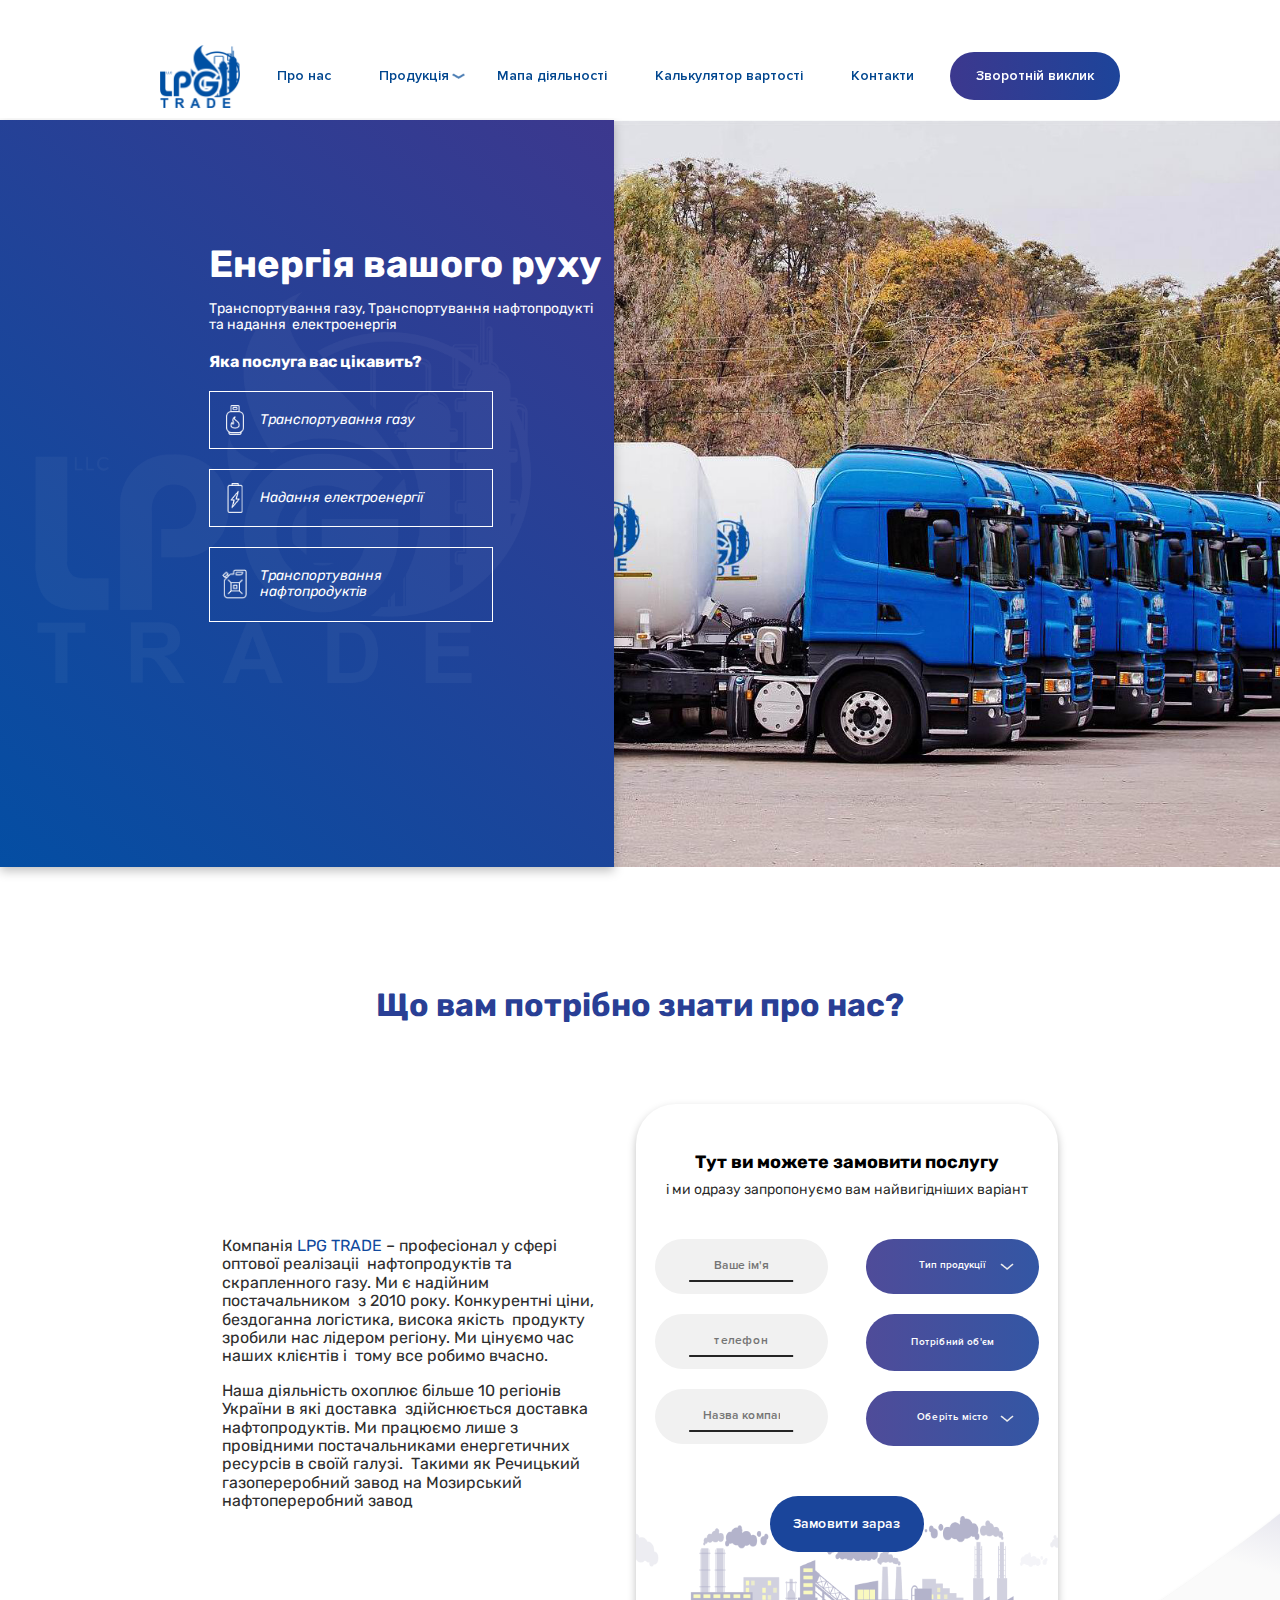
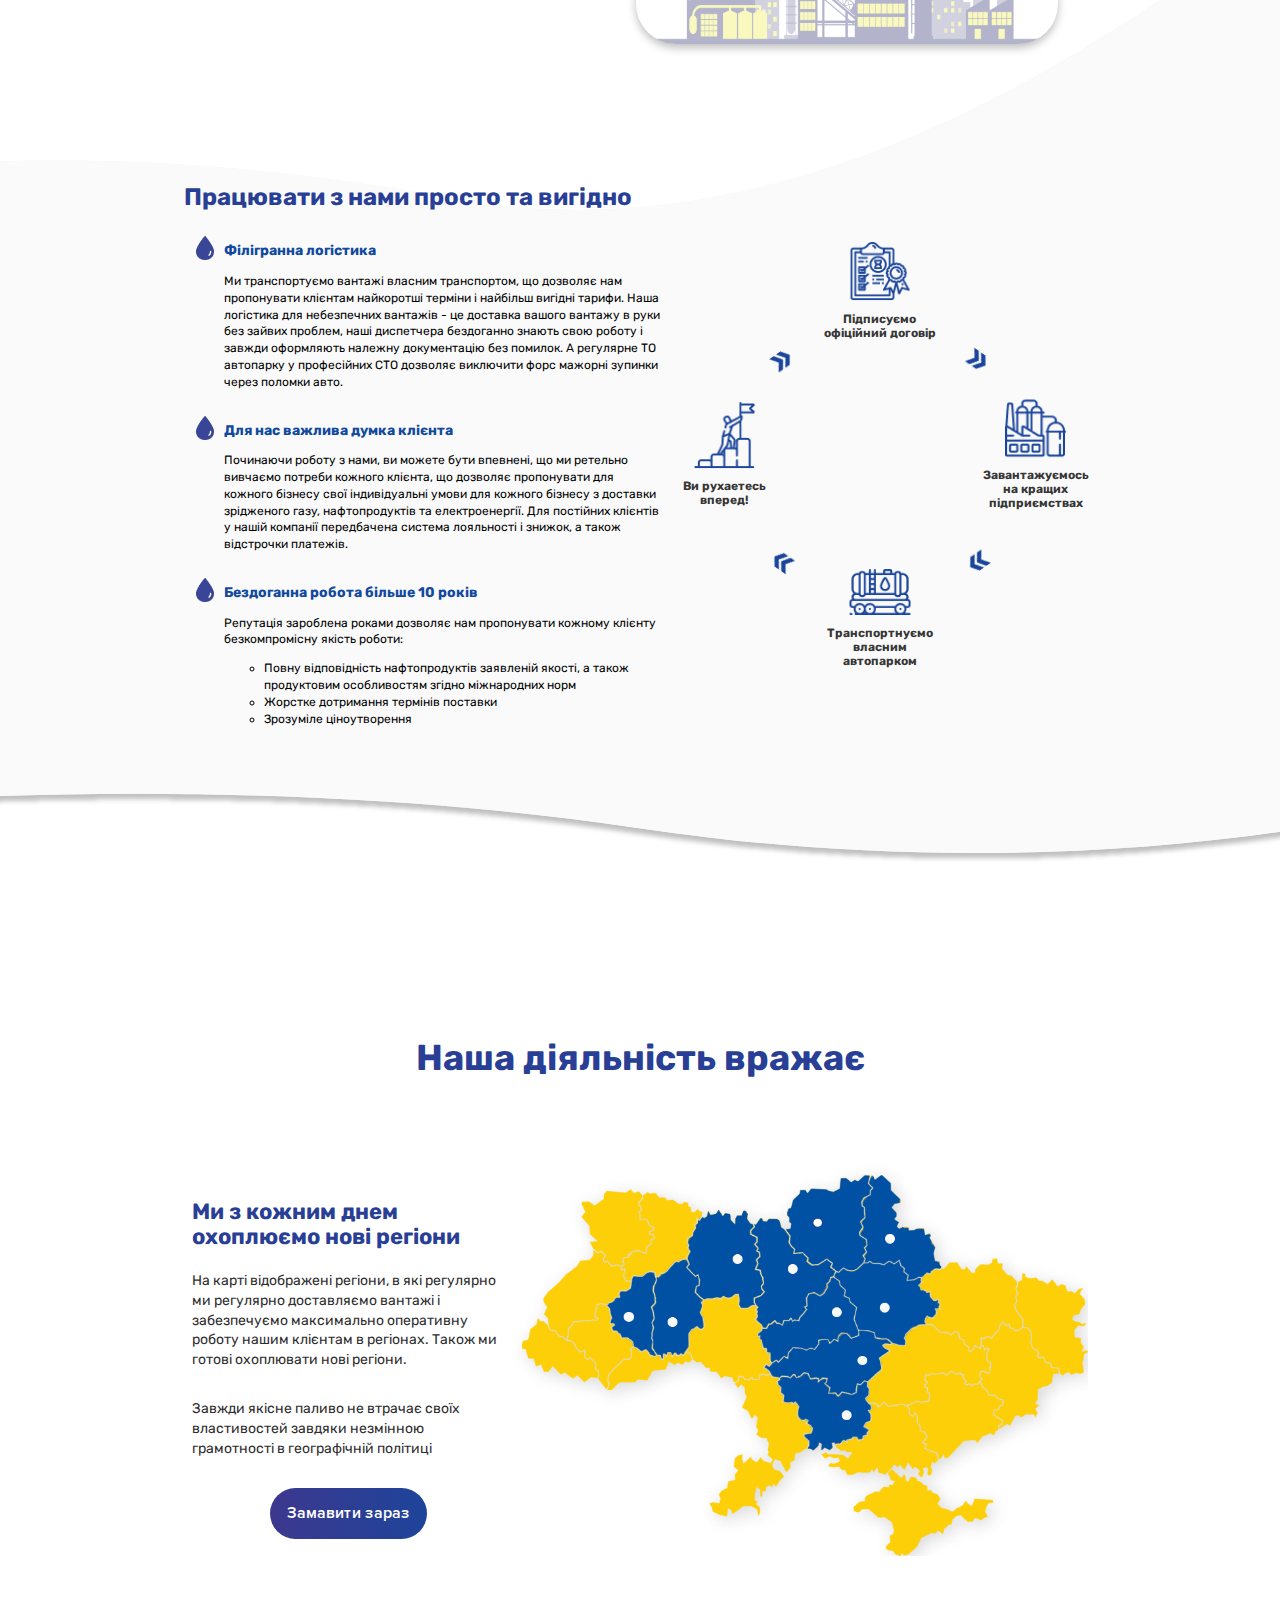
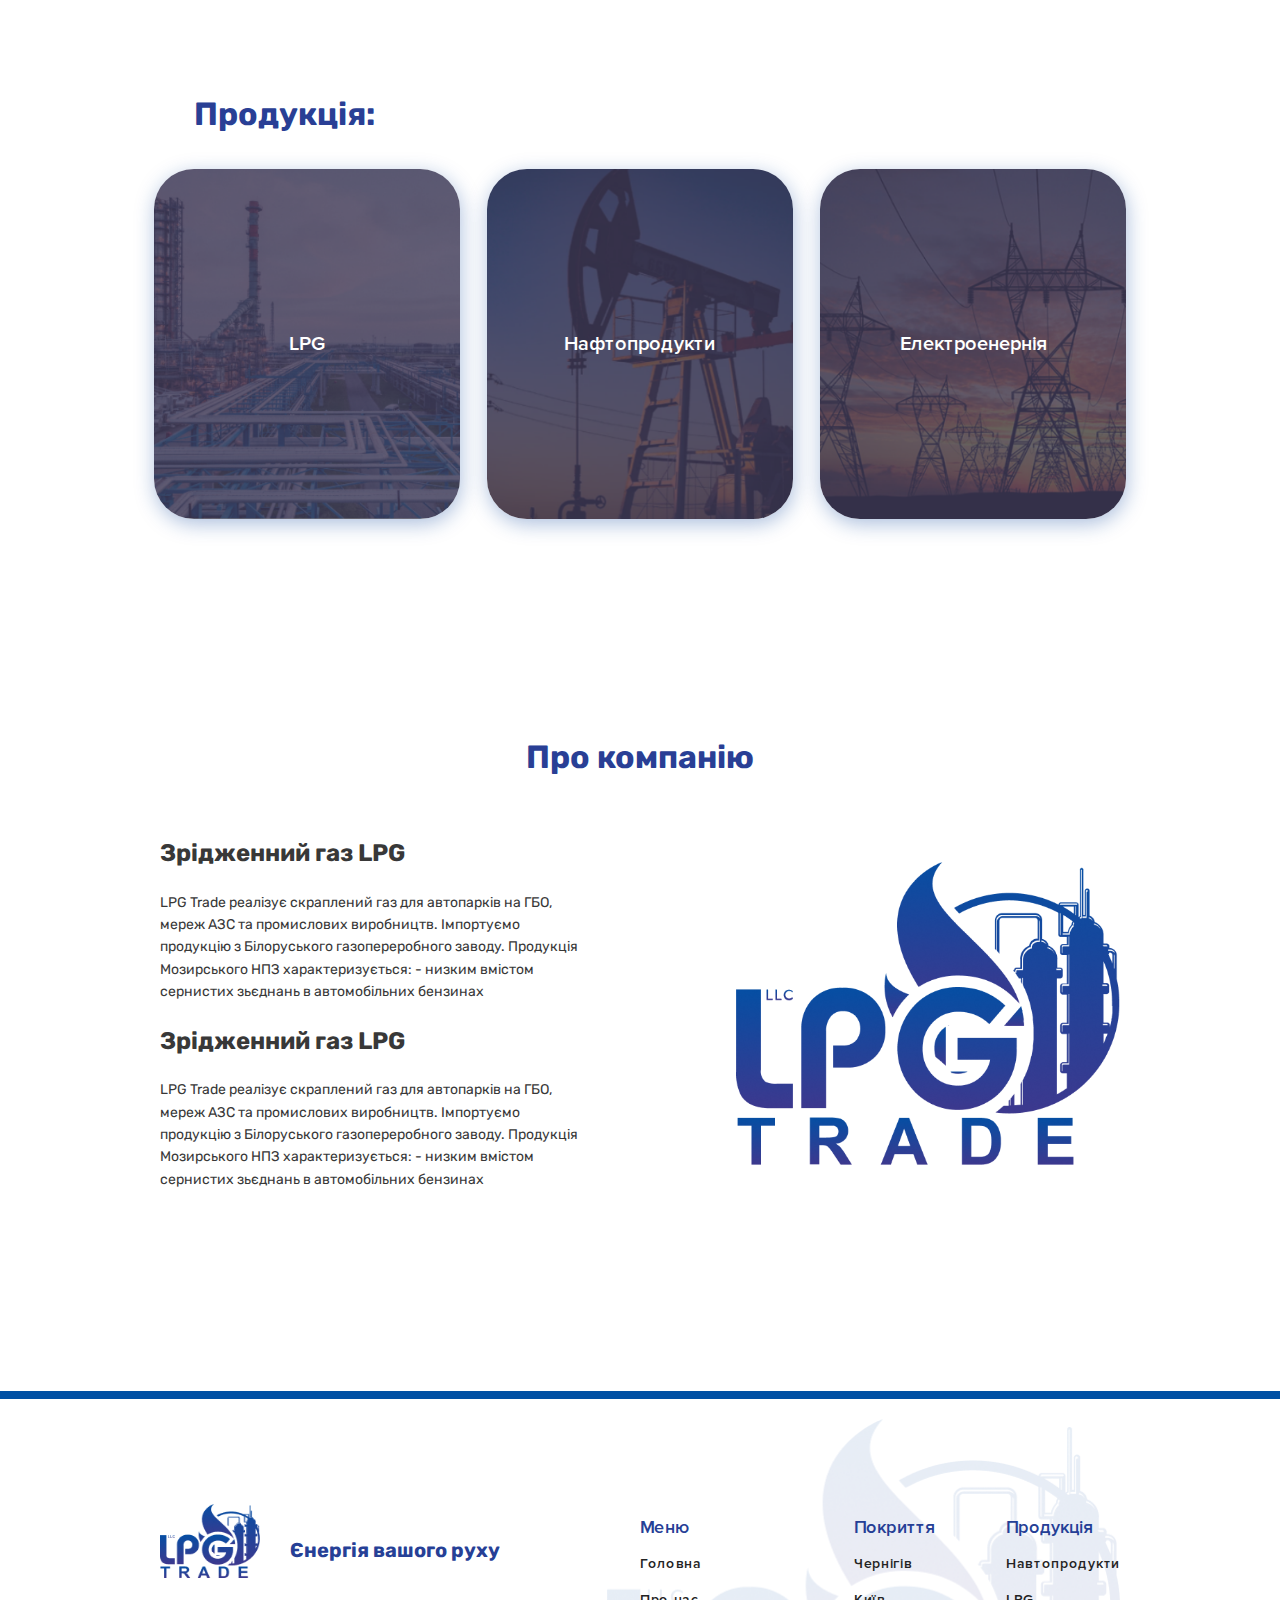
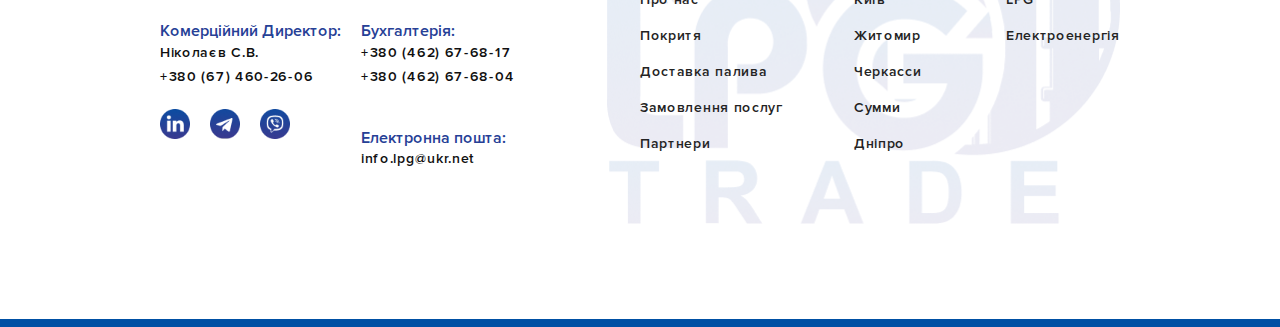
<file: index.html>
<!DOCTYPE html>
<html lang="en">

<head>
    <meta charset="UTF-8">
    <meta name="viewport" content="width=device-width, initial-scale=1.0">
    <title>Document</title>
    <link href="https://fonts.googleapis.com/css?family=Rubik:300,300i,400,400i,500,500i,700,700i,900,900i&display=swap"
        rel="stylesheet">
    <link rel="stylesheet" href="css/normalize.css">
    <link rel="stylesheet" href="css/style.css">
    <link rel="stylesheet" href="css/media.css">
</head>

<body class="container-max">
    <section class="header-wrapper">
        <header class="header container">
            <a href="index.html" class="logo">LPG</a>
            <nav class="nav js-nav">
                <span class="close">
                    <span class="close-icon"></span>
                </span>
                <a href="#about-us" class="nav-item anchors">Про нас</a>
                <div class="nav-item nav-item__activ">
                    Продукція
                    <div class="nav-list">
                        <a href="lpg.html" class="nav-list__item">LPG</a>
                        <a href="energy.html" class="nav-list__item">Електроенергія</a>
                        <a href="neft.html" class="nav-list__item">Нафтопродуція</a>
                    </div>
                </div>
                <a href="#activity" class="nav-item anchors">Мапа діяльності</a>
                <a href="#" class="nav-item anchors">Калькулятор вартості</a>
                <a href="#contacts" class="nav-item anchors">Контакти</a>
            </nav>
            <a href="#form-block" class="header-call anchors">Зворотній виклик</a>
            <div class="menu-icon js-menu-icon"></div>
        </header>
    </section>
    <section class="main">
        <div class="main-item">
            <div class="main-des">
                <h1 class="main-title">Енергія вашого руху</h1>
                <p class="main-text">Транспортування газу, Транспортування нафтопродукті та надання  електроенергія</p>
                <p class="main-list-title">Яка послуга вас цікавить?</p>
                <div class="main-list">
                    <a href="lpg.html" class="main-list__item gaz" target="_blank">Транспортування газу</a>
                    <a href="energy.html" class="main-list__item electric" target="_blank">Надання електроенергії</a>
                    <a href="neft.html" class="main-list__item oil" target="_blank">Транспортування нафтопродуктів</a>
                </div>
            </div>
            <div class="main-item__img"></div>
        </div>
        <div class="main-img"></div>
    </section>
    <section class="gradient-wrapper">
        <div class="about-us container">
            <h2 class="about-us-title">Що вам потрібно знати про нас?</h2>
            <div class="about-us-list">
                <div class="about-us-list__item">
                    <p class="about-us-list__text">Компанія <span>​LPG TRADE​</span> – професіонал у сфері оптової реалізаціі  нафтопродуктів та скрапленного газу. Ми є надійним постачальником  з 2010 року. Конкурентні ціни, бездоганна логістика, висока якість  продукту зробили нас лідером регіону. Ми цінуємо час наших клієнтів і  тому все робимо вчасно.
                    </p>
                    <p class="about-us-list__text">Наша діяльність охоплює більше 10 регіонів України в які доставка  здійснюється доставка нафтопродуктів. Ми працюємо лише з  провідними постачальниками енергетичних ресурсів в своїй галузі.  Такими як Речицький газопереробний завод на Мозирський  нафтопереробний завод</p>
                </div>
                <form class="about-us-form" id="form-block">
                    <h3 class="about-us-form__title">Тут ви можете замовити послугу</h3>
                    <p class="about-us-form__text">і ми одразу запропонуємо вам найвигідніших варіант</p>
                    <div class="about-us-form-container">
                        <div class="form-div">
                            <div class="style-imput">
                                <input type="name" class="form-input" placeholder="Ваше ім'я">
                            </div>
                            <div class="style-imput">
                                <input type="name" class="form-input" placeholder="телефон">
                            </div>
                            <div class="style-imput">
                                <input type="name" class="form-input" placeholder="Назва компанії">
                            </div>

                        </div>
                        <div class="form-div">
                            <div class="style-select">
                                <select class="selected-btn">
                                    <option selected>Тип продукції</option>
                                    <option value="">ГАЗ</option>
                                    <option value="">Бензин</option>
                                    <option value="">Дизель</option>
                                    <option value="">Електроенергія</option>
                                </select>
                            </div>
                            <div class="style-select">
                                <input type="text" class="style-select__input" name="" id="" placeholder="Потрібний об'єм">
                            </div>
                            <div class="style-select">
                                <select class="selected-btn">
                                        <option selected>Оберіть місто</option>
                                        <option value="">Чернігів</option>
                                        <option value="">Київ</option>
                                        <option value="">Львів</option>
                                </select>
                            </div>
                        </div>
                    </div>

                    <button type="submit" class="form-btn">Замовити зараз</button>
                </form>
            </div>
        </div>
        <div class="profitably container">
            <div class="profitably-list">
                <div class="profitably-list__item">
                    <h2 class="profitably-list__title">Працювати з нами просто та вигідно</h2>
                    <ul class="profitably-des">
                        <li class="profitably-des-item">
                            <h3 class="profitably-des-item__title">Філігранна логістика</h3>
                            <p class="profitably-des-item__text">Ми транспортуємо вантажі власним транспортом, що дозволяє нам пропонувати клієнтам найкоротші терміни і найбільш вигідні тарифи. Наша логістика для небезпечних вантажів - це доставка вашого вантажу в руки без зайвих проблем, наші диспетчера бездоганно знають свою роботу і завжди оформляють належну документацію без помилок. А регулярне ТО автопарку у професійних СТО дозволяє виключити форс мажорні зупинки через поломки авто.</p>
                        </li>
                        <li class="profitably-des-item">
                            <h3 class="profitably-des-item__title">Для нас важлива думка клієнта</h3>
                            <p class="profitably-des-item__text">Починаючи роботу з нами, ви можете бути впевнені, що ми ретельно вивчаємо потреби кожного клієнта, що дозволяє пропонувати для кожного бізнесу свої індивідуальні умови для кожного бізнесу з доставки зрідженого газу, нафтопродуктів та електроенергії. Для постійних клієнтів у нашій компанії передбачена система лояльності і знижок, а також відстрочки платежів.</p>
                        </li>
                        <li class="profitably-des-item">
                            <h3 class="profitably-des-item__title">Бездоганна робота більше 10 років</h3>
                            <p class="profitably-des-item__text">Репутація зароблена роками дозволяє нам пропонувати кожному клієнту безкомпромісну якість роботи:</p>
                            <ul>
                                <li>Повну відповідність нафтопродуктів заявленій якості, а також продуктовим особливостям згідно міжнародних норм</li>
                                <li>Жорстке дотримання термінів поставки</li>
                                <li>Зрозуміле ціноутворення</li>
                            </ul>
                        </li>
                    </ul>
                </div>
                <div class="profitably-box">
                    <div class="profitably-box__item profitably-box__forward">
                        <img src="img/gradient-wrapper/profitably/forward.png" alt="">
                        <h3>Ви рухаетесь вперед!</h3>
                    </div>
                    <div class="profitably-box__item profitably-box__contract">
                        <img src="img/gradient-wrapper/profitably/contract.png" alt="">
                        <h3>Підписуємо офіційний договір</h3>
                    </div>
                    <div class="profitably-box__item profitably-box__enterprises">
                        <img src="img/gradient-wrapper/profitably/enterprises.png" alt="">
                        <h3>Завантажуємось на кращих підприємствах</h3>
                    </div>
                    <div class="profitably-box__item profitably-box__fleet">
                        <img src="img/gradient-wrapper/profitably/fleet.png" alt="">
                        <h3>Транспортнуємо власним автопарком</h3>
                    </div>
                    <div class="next-forward"></div>
                    <div class="next-contract"></div>
                    <div class="next-enterprises"></div>
                    <div class="next-fleet"></div>
                </div>
            </div>
        </div>
    </section>
    <section class="activity" id="activity">
        <h2 class="activity-title">Наша діяльність вражає</h2>
        <div class="activity-list">
            <div class="activity-list__content">
                <h3 class="activity-content__title">Ми з кожним днем охоплюємо нові регіони</h3>
                <p class="activity-content__text">На карті відображені регіони, в які регулярно ми регулярно доставляємо вантажі і забезпечуємо максимально оперативну роботу нашим клієнтам в регіонах. Також ми готові охоплювати нові регіони.</p>
                <p class="activity-content__text">Завжди якісне паливо не втрачає своїх властивостей завдяки незмінною грамотності в географічній політиці</p>
                <a href="#form-block" class="activity-content__btn anchors">Замавити зараз</a>
            </div>
            <div class="activity-list__maps">
                <img src="img/activity/maps.png" class="activity-list__img" alt="">
                <div class="activity-chernigov">
                    <p class="activity-chernigov__title">Щоб дізнатися <br> терміни доставки в ваш регіон <br> уточніть інформацію у <br> регіонального менеджера.</p>
                    <p class="activity-chernigov__imfo">Дізнатися докладніше:</p>
                    <p class="activity-chernigov__imfo">+380 67 222 21 21</p>
                    <p class="activity-chernigov__imfo">Регіональний менеджер</p>
                </div>
            </div>
        </div>
    </section>
    <section class="products" id="products">
        <h2 class="products-title">Продукція:</h2>
        <ul class="products-list">
            <li class="products-list__item">
                <div class="products-list__img">
                    <img src="img/product/lpg.png" alt="">
                    <h3>LPG</h3>
                </div>
                <a href="lpg.html" class="products-list__content content-lpg">
                    <img src="img/product/lpg-icon.png" alt="">
                    <h3>LPG</h3>
                    <p>Компанія <span>LPG TRADE</span> – професіонал у сфері оптової реалізаціі нафтопродуктів та
                        скрапленного газу. Ми є надійним. </p>
                </a>
            </li>
            <li class="products-list__item">
                <div class="products-list__img">
                    <img src="img/product/petroleum-products.png" alt="">
                    <h3>Нафтопродукти</h3>
                </div>
                <a href="neft.html" class="products-list__content content-petroleum-products">
                    <img src="img/product/petroleum-products-icon.png" alt="">
                    <h3>Нафтопродукти</h3>
                    <p>Компанія <span>LPG TRADE</span> – професіонал у сфері оптової реалізаціі нафтопродуктів та
                        скрапленного газу. Ми є надійним. </p>
                </a>
            </li>
            <li class="products-list__item">
                <div class="products-list__img">
                    <img src="img/product/electricity.png" alt="">
                    <h3>Електроенернія</h3>
                </div>
                <a href="energy.html" class="products-list__content content-electricity">
                    <img src="img/product/electricity-icon.png" alt="">
                    <h3>Електроенернія</h3>
                    <p>Компанія <span>LPG TRADE</span> – професіонал у сфері оптової реалізаціі нафтопродуктів та
                        скрапленного газу. Ми є надійним. </p>
                </a>
            </li>

        </ul>
    </section>
    <section class="company container" id="about-us">
        <h2 class="company-title">Про компанію</h2>
        <div class="company-list">
            <div class="company-list-content">
                <h3>Зрідженний газ LPG</h3>
                <p>LPG Trade реалізує скраплений газ для автопарків на ГБО, мереж АЗС та промислових виробництв.
                    Імпортуємо продукцію з Білоруського газопереробного заводу.
                    Продукція Мозирського НПЗ характеризується: - низким вмістом сернистих зьєднань в автомобільних
                    бензинах </p>

                <h3>Зрідженний газ LPG</h3>
                <p>LPG Trade реалізує скраплений газ для автопарків на ГБО, мереж АЗС та промислових виробництв.
                    Імпортуємо продукцію з Білоруського газопереробного заводу.
                    Продукція Мозирського НПЗ характеризується: - низким вмістом сернистих зьєднань в автомобільних
                    бензинах </p>
            </div>
            <div class="company-list-img">
                <img src="img/company/logo.png" alt="">
            </div>
        </div>
    </section>
    <footer class="footer-wrapper" id="contacts">
        <div class="footer container">
            <div class="footer-contact">
                <div class="foter-contacts-logo">
                    <img src="img/footer/footer-logo.png" alt="">
                    <h3>Єнергія вашого руху</h3>
                </div>
                <div class="foter-contacts-data">
                    <div class="foter-contacts-data__user">
                        <h3>Комерційний Директор:</h3>
                        <p>Ніколаєв С.В.</p>
                        <p>+380 (67) 460-26-06</p>
                        <div class="foter-contacts-social">
                            <a href="#" class="in">in</a>
                            <a href="#" class="telegram">telegram</a>
                            <a href="#" class="viber">instagram</a>
                        </div>
                    </div>
                    <div class="foter-contacts-number">
                        <div class="foter-contacts-number__info">
                            <h3>Бухгалтерія:</h3>
                            <p>+380 (462) 67-68-17</p>
                            <p>+380 (462) 67-68-04</p>
                        </div>
                        <div class="foter-contacts-number__info">
                            <h3>Електронна пошта:</h3>
                            <p>info.lpg@ukr.net</p>
                        </div>
                    </div>
                </div>
            </div>
            <div class="footer-navigation">
                <div class="footer-menu">
                    <h3 class="footer-menu__title">Меню</h3>
                    <div class="footer-nav">
                        <a href="index.html" class="footer-nav__item">Головна</a>
                        <a href="#about-us" class="footer-nav__item anchors">Про нас</a>
                        <a href="#activity" class="footer-nav__item anchors">Покритя</a>
                        <a href="#" class="footer-nav__item">Доставка палива</a>
                        <a href="#form-block" class="footer-nav__item anchors">Замовлення послуг</a>
                        <a href="#" class="footer-nav__item">Партнери</a>
                    </div>
                </div>
                <div class="footer-coating">
                    <h3 class="footer-coating__title">Покриття</h3>
                    <div class="footer-coating-list">
                        <a href="#activity" class="footer-coating__item anchors">Чернігів</a>
                        <a href="#activity" class="footer-coating__item anchors">Київ</a>
                        <a href="#activity" class="footer-coating__item anchors">Житомир</a>
                        <a href="#activity" class="footer-coating__item anchors">Черкасси</a>
                        <a href="#activity" class="footer-coating__item anchors">Сумми</a>
                        <a href="#activity" class="footer-coating__item anchors">Дніпро</a>
                    </div>
                </div>
                <div class="footer-coating">
                    <h3 class="footer-product__title">Продукція</h3>
                    <div class="footer-product-list">
                        <a href="neft.html" class="footer-product__item">Навтопродукти</a>
                        <a href="lpg.html" class="footer-product__item">LPG</a>
                        <a href="energy.html" class="footer-product__item">Електроенергія</a>

                    </div>
                </div>
            </div>
            <div class="footer-desing-logo"></div>
        </div>
    </footer>
    <script src="scripts/index.js"></script>
    <script src="scripts/menu.js"></script>
    <script src="scripts/product.js"></script>
    <script src="scripts/anchors.js"></script>
    <script src="scripts/maps.js"></script>
</body>

</html>
</file>
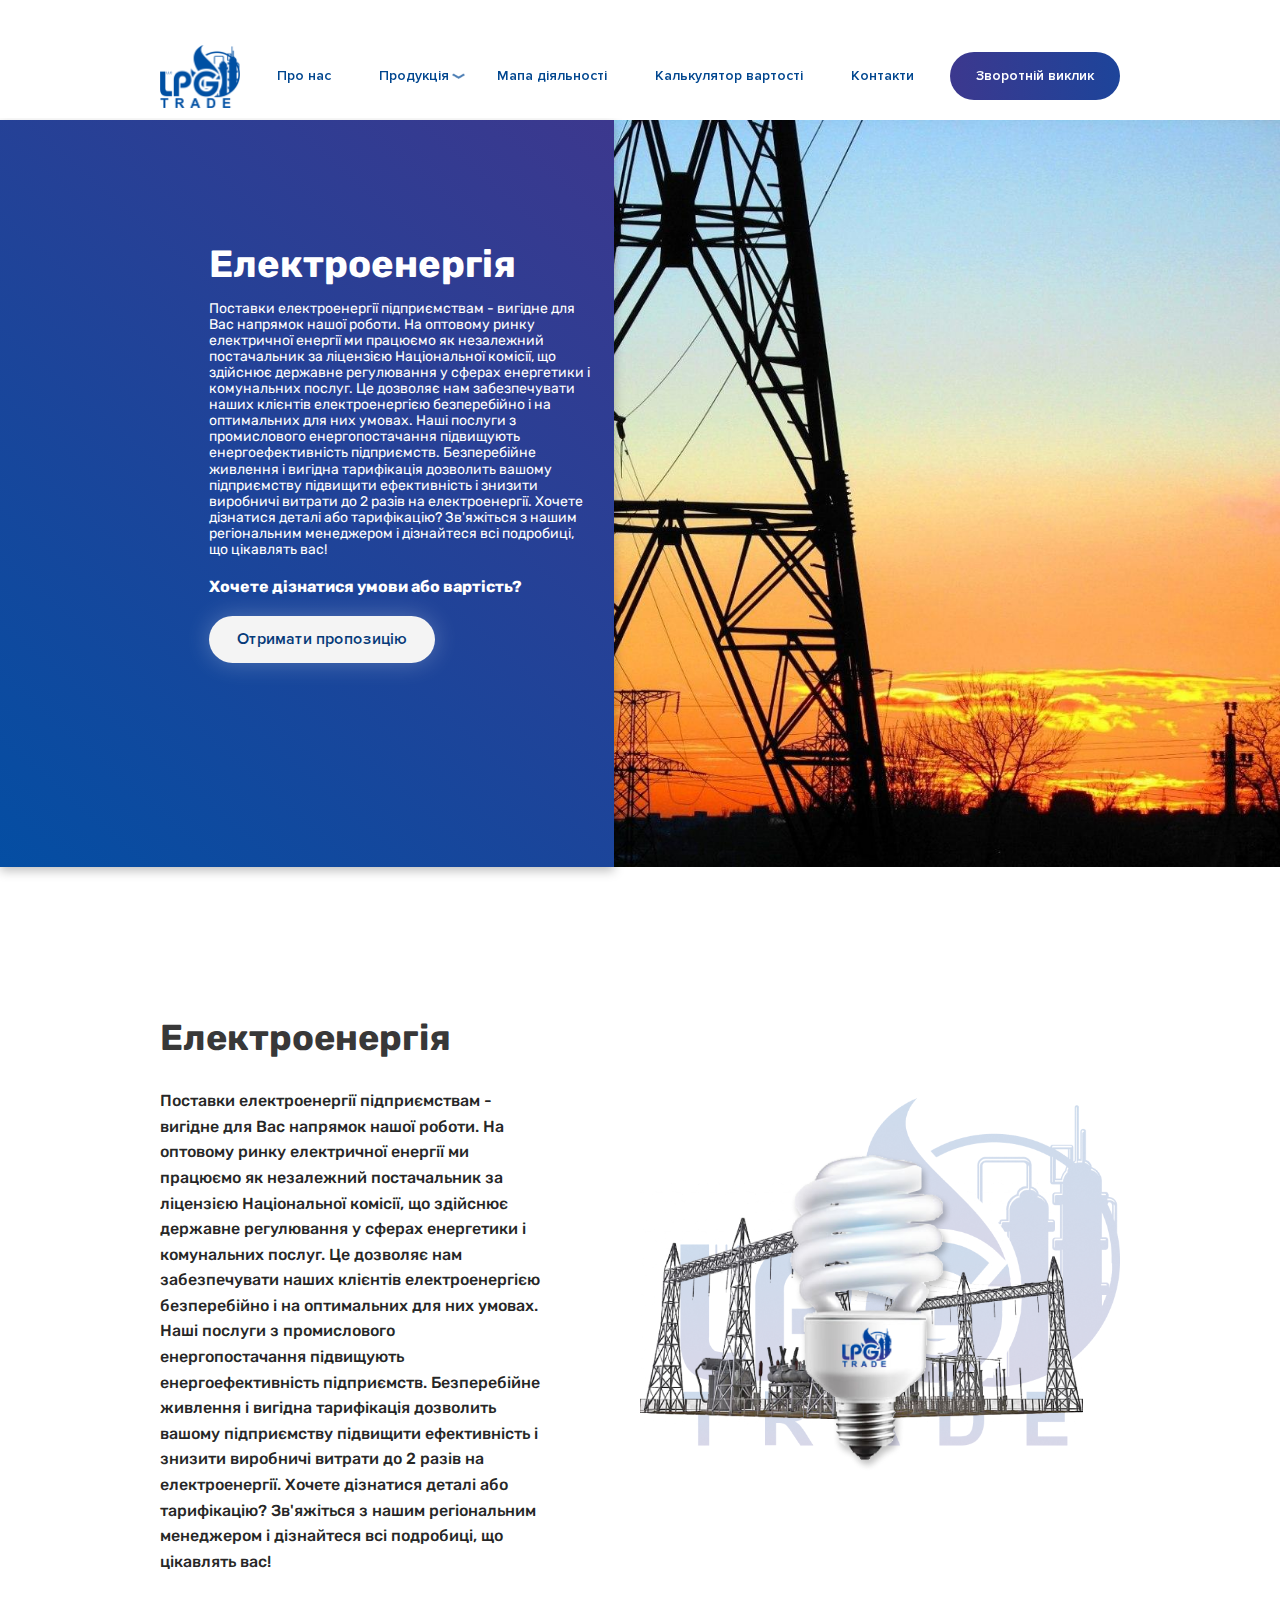
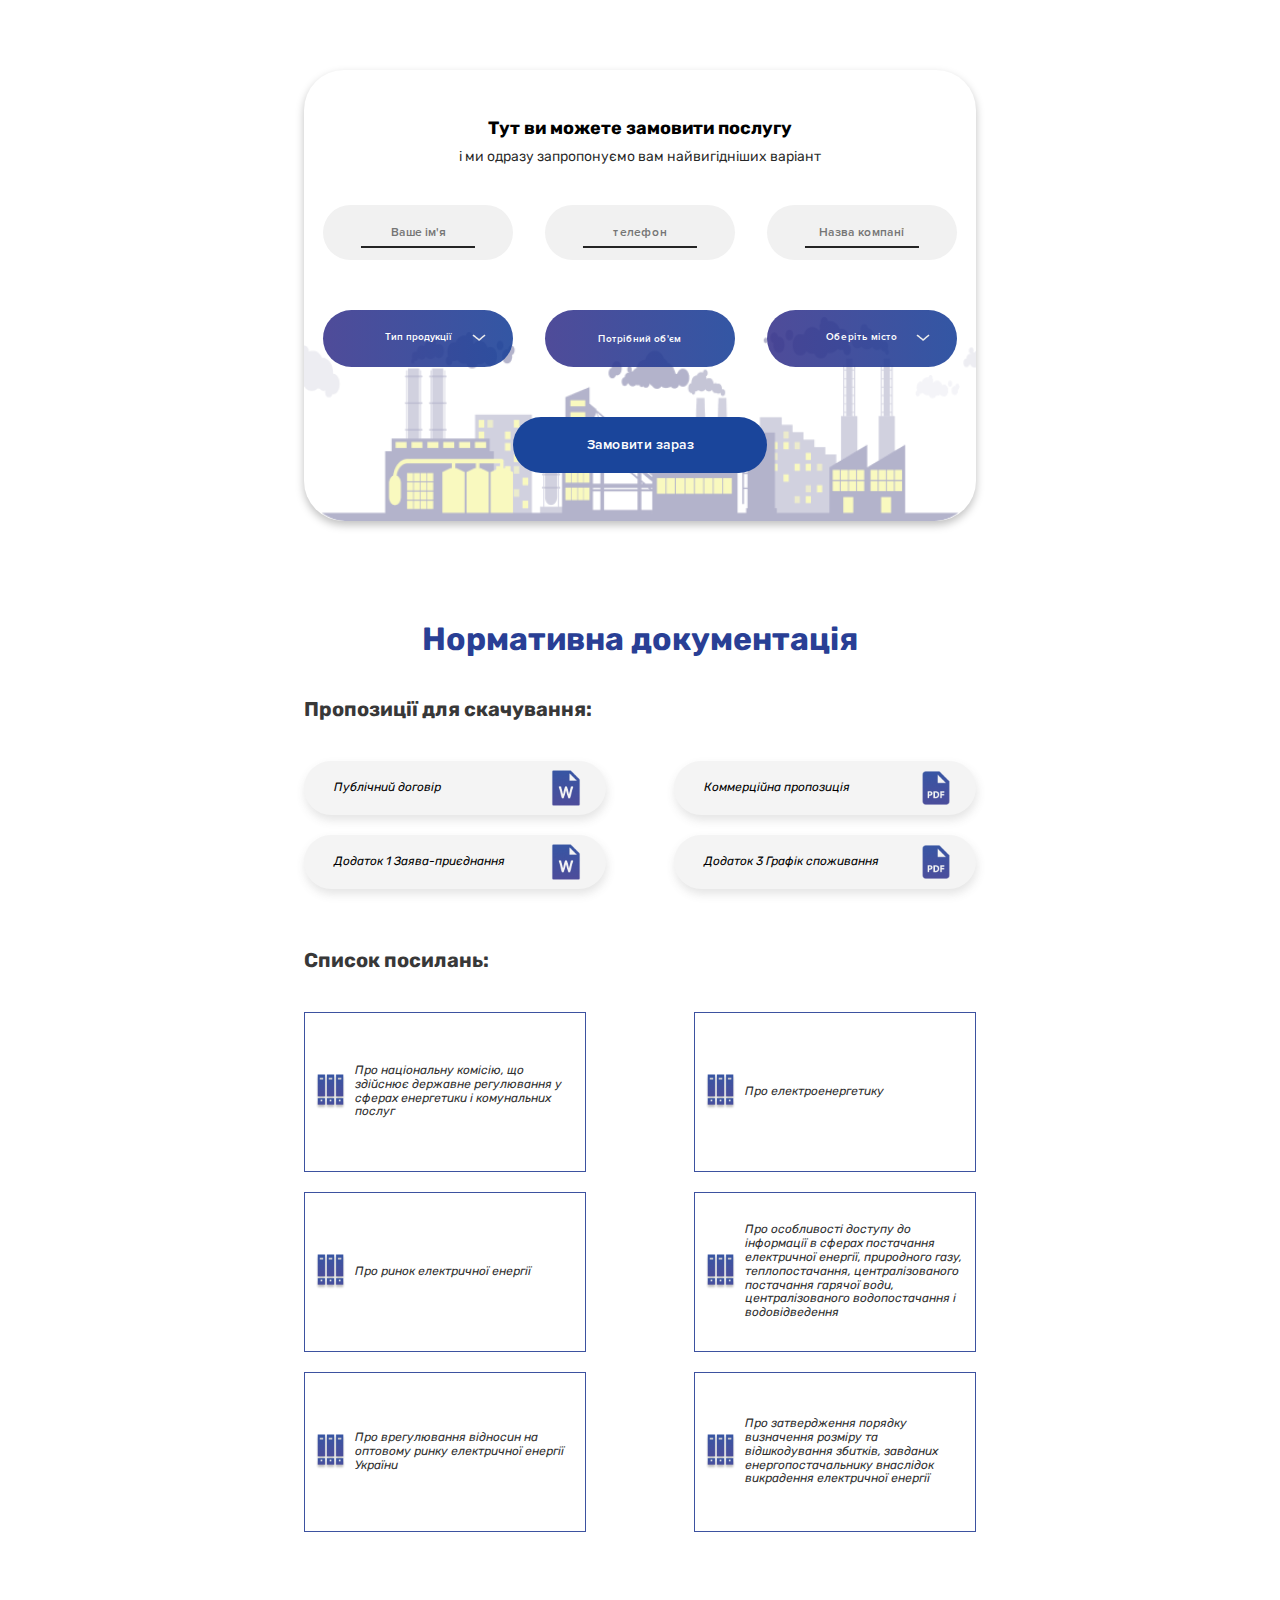
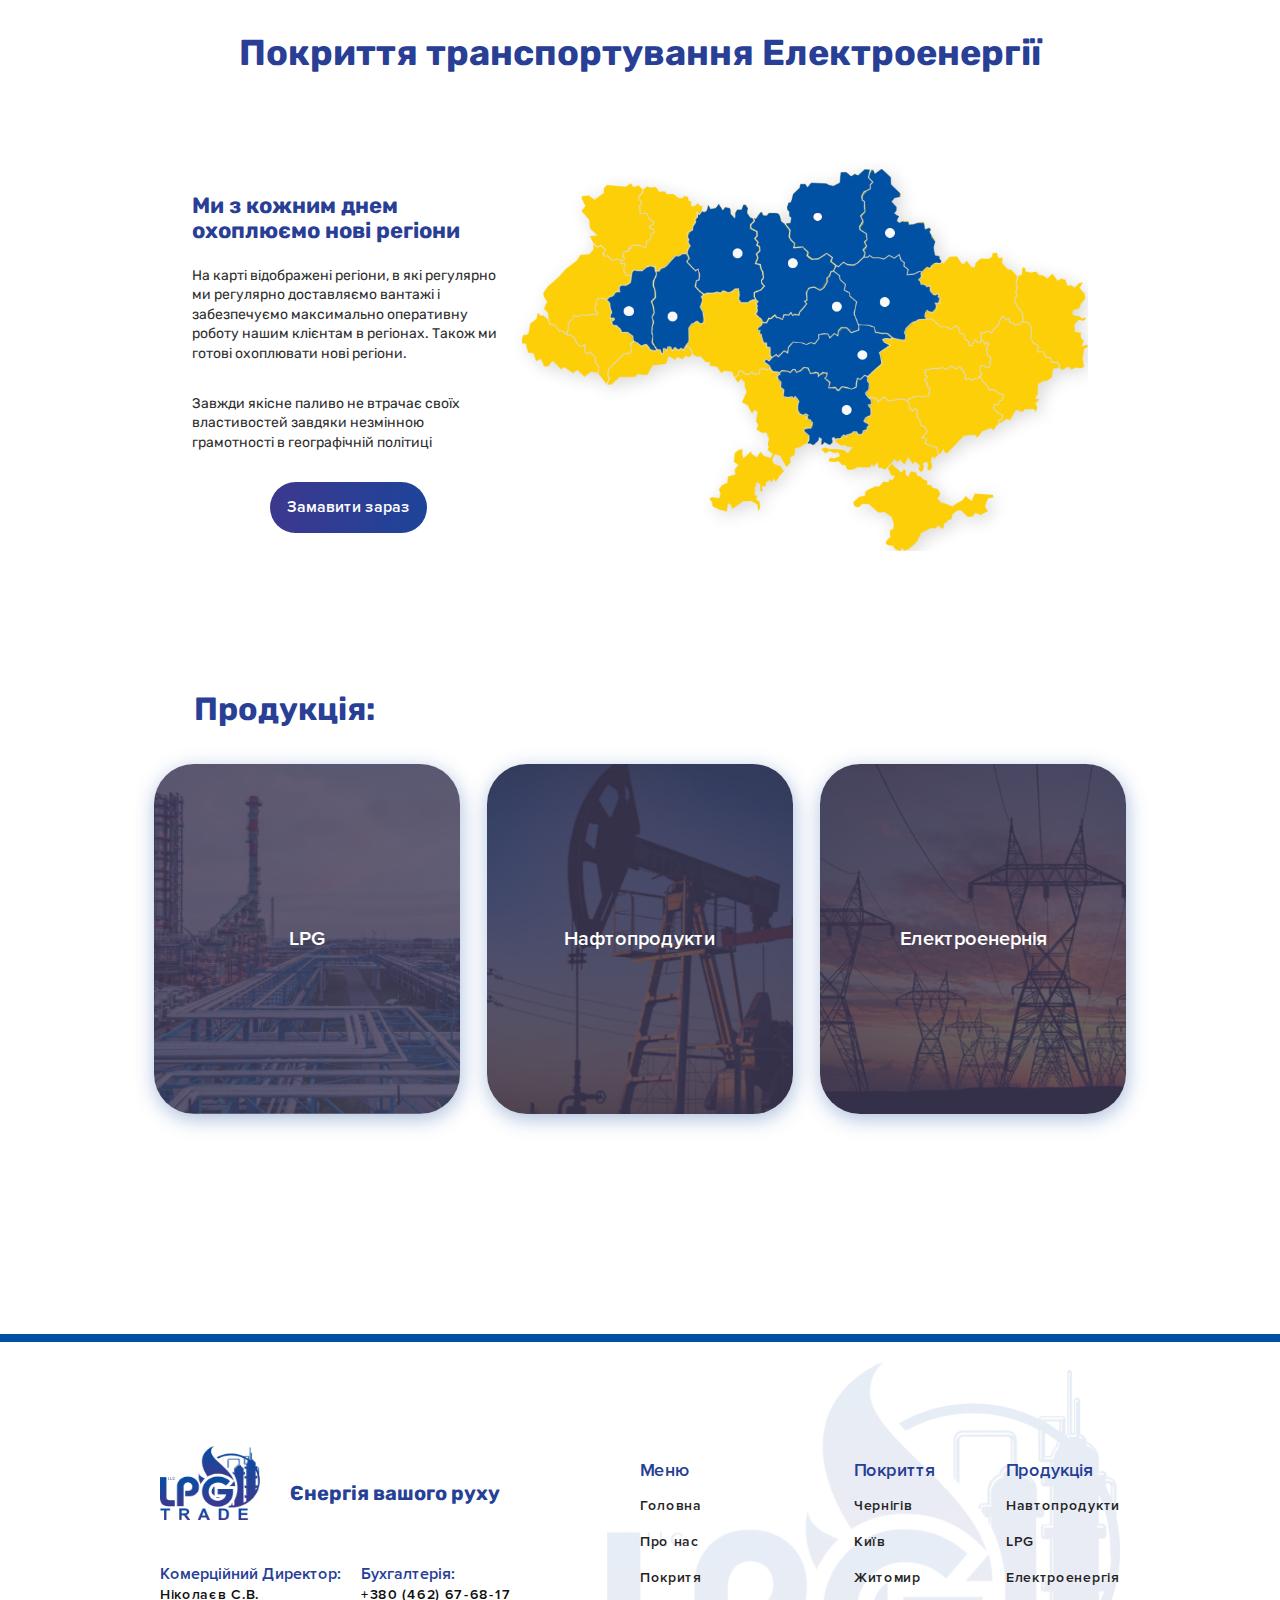
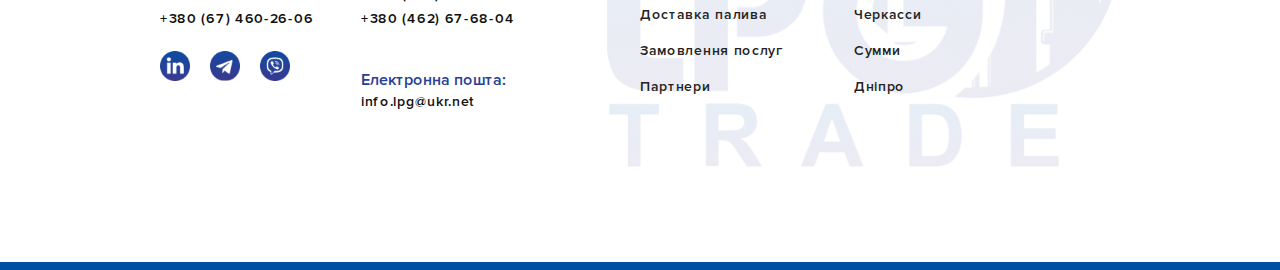
<file: energy.html>
<!DOCTYPE html>
<html lang="en">

<head>
	<meta charset="UTF-8">
	<meta name="viewport" content="width=device-width, initial-scale=1.0">
	<title>Energy</title>
	<link href="https://fonts.googleapis.com/css?family=Rubik:300,300i,400,400i,500,500i,700,700i,900,900i&display=swap"
		rel="stylesheet">
	<link rel="stylesheet" href="css/normalize.css">
	<link rel="stylesheet" href="css/style.css">
	<link rel="stylesheet" href="css/media.css">
	<link rel="stylesheet" href="css/page.css">
</head>

<body class="container-max">
	<section class="header-wrapper">
        <header class="header container">
            <a href="index.html" class="logo">LPG</a>
            <nav class="nav js-nav">
                <span class="close">
                    <span class="close-icon"></span>
                </span>
                <a href="index.html#about-us" class="nav-item">Про нас</a>
                <div class="nav-item nav-item__activ">
                    Продукція
                    <div class="nav-list">
                        <a href="lpg.html" class="nav-list__item">LPG</a>
                        <a href="energy.html" class="nav-list__item">Електроенергія</a>
                        <a href="neft.html" class="nav-list__item">Нафтопродуція</a>
                    </div>
                </div>
                <a href="#activity" class="nav-item anchors">Мапа діяльності</a>
                <a href="#" class="nav-item anchors">Калькулятор вартості</a>
                <a href="#contacts" class="nav-item anchors">Контакти</a>
            </nav>
            <a href="#form-block" class="header-call anchors">Зворотній виклик</a>
            <div class="menu-icon js-menu-icon"></div>
        </header>
    </section>
	<section class="main">
		<div class="main-item">
			<div class="main-des">
				<h1 class="main-title">Електроенергія</h1>
				<p class="main-text">
					Поставки електроенергії підприємствам - вигідне для Вас напрямок нашої роботи. На оптовому ринку електричної енергії ми працюємо як незалежний постачальник за ліцензією Національної комісії, що здійснює державне регулювання у сферах енергетики і комунальних послуг. Це дозволяє нам забезпечувати наших клієнтів електроенергією безперебійно і на оптимальних для них умовах. Наші послуги з промислового енергопостачання підвищують енергоефективність підприємств. Безперебійне живлення і вигідна тарифікація дозволить вашому підприємству підвищити ефективність і знизити виробничі витрати до 2 разів на електроенергії. Хочете дізнатися деталі або тарифікацію? Зв'яжіться з нашим регіональним менеджером і дізнайтеся всі подробиці, що цікавлять вас! 
				</p>
				<p class="main-list-title">Хочете дізнатися умови або вартість?</p>
				<a href="#" class="main-page-btn">Отримати пропозицію</a>
			</div>
		</div>
		<div class="main-img main-energy-img"></div>
	</section>
	<section class="page-descriptions container">
		<div class="page-descriptions__item">
			<h2>Електроенергія</h2>
			<p>Поставки електроенергії підприємствам - вигідне для Вас напрямок нашої роботи. На оптовому ринку електричної енергії ми працюємо як незалежний постачальник за ліцензією Національної комісії, що здійснює державне регулювання у сферах енергетики і комунальних послуг. Це дозволяє нам забезпечувати наших клієнтів електроенергією безперебійно і на оптимальних для них умовах. Наші послуги з промислового енергопостачання підвищують енергоефективність підприємств. Безперебійне живлення і вигідна тарифікація дозволить вашому підприємству підвищити ефективність і знизити виробничі витрати до 2 разів на електроенергії. Хочете дізнатися деталі або тарифікацію? Зв'яжіться з нашим регіональним менеджером і дізнайтеся всі подробиці, що цікавлять вас!</p>
		</div>
		<img src="img/energy/energy-content.png" class="page-descriptions__img" alt="">
	</section>
	<section class="container">
		<form class="about-us-form page-form" id="form-block">
			<h3 class="about-us-form__title">Тут ви можете замовити послугу</h3>
			<p class="about-us-form__text">і ми одразу запропонуємо вам найвигідніших варіант</p>
			<div class="about-us-form-container page-form-container">
				<div class="form-div">
					<div class="style-imput">
						<input type="name" class="form-input" placeholder="Ваше ім'я">
					</div>
					<div class="style-imput">
						<input type="name" class="form-input" placeholder="телефон">
					</div>
					<div class="style-imput">
						<input type="name" class="form-input" placeholder="Назва компанії">
					</div>

				</div>
				<div class="form-div">
					<div class="style-select">
						<select class="selected-btn">
							<option selected>Тип продукції</option>
							<option value="">ГАЗ</option>
							<option value="">Бензин</option>
							<option value="">Дизель</option>
							<option value="">Електроенергія</option>
						</select>
					</div>
					<div class="style-select">
						<input type="text" class="style-select__input" name="" id="" placeholder="Потрібний об'єм">
					</div>
					<div class="style-select">
						<select class="selected-btn">
								<option selected>Оберіть місто</option>
								<option value="">Чернігів</option>
								<option value="">Київ</option>
								<option value="">Львів</option>
						</select>
					</div>
				</div>
			</div>
			<button type="submit" class="form-btn">Замовити зараз</button>
		</form>
	</section>
	<section class="documentation container">
		<h2 class="documentation-title">Нормативна документація</h2>
		<div class="documentation-content">
			<h3 class="documentation-content__title">Пропозиції для скачування:</h3>
			<div class="documentation-list">
				<a href="documents/electric/1.doc" download target="_blank" class="documentation-list__item word-icon">Публічний договір</a>
				<a href="documents/electric/3.docx" download target="_blank" class="documentation-list__item pdf-icon">Коммерційна пропозиція</a>
				<a href="documents/electric/4.docx" download target="_blank" class="documentation-list__item word-icon">Додаток 1 Заява-приєднання</a>
				<a href="documents/electric/5.docx" download target="_blank" class="documentation-list__item pdf-icon">Додаток 3 Графік споживання</a>
			</div>
		</div>
		<div class="documentation-content">
			<h3 class="documentation-content__title">Список посилань:</h3>
			<div class="documentation-list">
				<a href="https://zakon2.rada.gov.ua/laws/show/1540-19" target="_blank" class="documentation-list__link">Про національну комісію, що здійснює державне регулювання у сферах енергетики і комунальних послуг</a>
				<a href="https://zakon3.rada.gov.ua/laws/show/575/97-%D0%B2%D1%80" target="_blank" class="documentation-list__link">Про електроенергетику</a>
				<a href="https://zakon4.rada.gov.ua/laws/show/2019-19" target="_blank" class="documentation-list__link">Про ринок електричної енергії</a>
				<a href="https://zakon0.rada.gov.ua/laws/show/887-19" target="_blank" class="documentation-list__link">Про особливості доступу до інформації в сферах постачання електричної енергії, природного газу, теплопостачання, централізованого постачання гарячої води, централізованого водопостачання і водовідведення</a>
				<a href="https://zakon2.rada.gov.ua/laws/show/1136-2000-%D0%BF" target="_blank" class="documentation-list__link">Про врегулювання відносин на оптовому ринку електричної енергії України</a>
				<a href="https://zakon4.rada.gov.ua/laws/show/122-2006-%D0%BF" target="_blank" class="documentation-list__link">Про затвердження порядку визначення розміру та відшкодування збитків, завданих енергопостачальнику внаслідок викрадення електричної енергії</a>
			</div>
		</div>
	</section>
	<section class="activity" id="activity">
        <h2 class="activity-title">Покриття транспортування Електроенергії</h2>
        <div class="activity-list">
            <div class="activity-list__content">
                <h3 class="activity-content__title">Ми з кожним днем охоплюємо нові регіони</h3>
                <p class="activity-content__text">На карті відображені регіони, в які регулярно ми регулярно доставляємо вантажі і забезпечуємо максимально оперативну роботу нашим клієнтам в регіонах. Також ми готові охоплювати нові регіони.</p>
                <p class="activity-content__text">Завжди якісне паливо не втрачає своїх властивостей завдяки незмінною грамотності в географічній політиці</p>
                <a href="#form-block" class="activity-content__btn anchors">Замавити зараз</a>
            </div>
            <div class="activity-list__maps">
                <img src="img/activity/maps.png" class="activity-list__img" alt="">
                <div class="activity-chernigov">
                    <p class="activity-chernigov__title">Щоб дізнатися <br> терміни доставки в ваш регіон <br> уточніть інформацію у <br> регіонального менеджера.</p>
                    <p class="activity-chernigov__imfo">Дізнатися докладніше:</p>
                    <p class="activity-chernigov__imfo">+380 67 222 21 21</p>
                    <p class="activity-chernigov__imfo">Регіональний менеджер</p>
                </div>
            </div>
        </div>
    </section>
	<section class="products" id="products">
        <h2 class="products-title">Продукція:</h2>
        <ul class="products-list">
            <li class="products-list__item">
                <div class="products-list__img">
                    <img src="img/product/lpg.png" alt="">
                    <h3>LPG</h3>
                </div>
                <a href="lpg.html" class="products-list__content content-lpg">
                    <img src="img/product/lpg-icon.png" alt="">
                    <h3>LPG</h3>
                    <p>Компанія <span>LPG TRADE</span> – професіонал у сфері оптової реалізаціі нафтопродуктів та
                        скрапленного газу. Ми є надійним. </p>
                </a>
            </li>
            <li class="products-list__item">
                <div class="products-list__img">
                    <img src="img/product/petroleum-products.png" alt="">
                    <h3>Нафтопродукти</h3>
                </div>
                <a href="neft.html" class="products-list__content content-petroleum-products">
                    <img src="img/product/petroleum-products-icon.png" alt="">
                    <h3>Нафтопродукти</h3>
                    <p>Компанія <span>LPG TRADE</span> – професіонал у сфері оптової реалізаціі нафтопродуктів та
                        скрапленного газу. Ми є надійним. </p>
                </a>
            </li>
            <li class="products-list__item">
                <div class="products-list__img">
                    <img src="img/product/electricity.png" alt="">
                    <h3>Електроенернія</h3>
                </div>
                <a href="energy.html" class="products-list__content content-electricity">
                    <img src="img/product/electricity-icon.png" alt="">
                    <h3>Електроенернія</h3>
                    <p>Компанія <span>LPG TRADE</span> – професіонал у сфері оптової реалізаціі нафтопродуктів та
                        скрапленного газу. Ми є надійним. </p>
                </a>
            </li>
        </ul>
    </section>
	<footer class="footer-wrapper" id="contacts">
        <div class="footer container">
            <div class="footer-contact">
                <div class="foter-contacts-logo">
                    <img src="img/footer/footer-logo.png" alt="">
                    <h3>Єнергія вашого руху</h3>
                </div>
                <div class="foter-contacts-data">
                    <div class="foter-contacts-data__user">
                        <h3>Комерційний Директор:</h3>
                        <p>Ніколаєв С.В.</p>
                        <p>+380 (67) 460-26-06</p>
                        <div class="foter-contacts-social">
                            <a href="#" class="in">in</a>
                            <a href="#" class="telegram">telegram</a>
                            <a href="#" class="viber">instagram</a>
                        </div>
                    </div>
                    <div class="foter-contacts-number">
                        <div class="foter-contacts-number__info">
                            <h3>Бухгалтерія:</h3>
                            <p>+380 (462) 67-68-17</p>
                            <p>+380 (462) 67-68-04</p>
                        </div>
                        <div class="foter-contacts-number__info">
                            <h3>Електронна пошта:</h3>
                            <p>info.lpg@ukr.net</p>
                        </div>
                    </div>
                </div>
            </div>
            <div class="footer-navigation">
                <div class="footer-menu">
                    <h3 class="footer-menu__title">Меню</h3>
                    <div class="footer-nav">
                        <a href="index.html" class="footer-nav__item">Головна</a>
                        <a href="index.html#about-us" class="footer-nav__item anchors">Про нас</a>
                        <a href="#activity" class="footer-nav__item anchors">Покритя</a>
                        <a href="#" class="footer-nav__item">Доставка палива</a>
                        <a href="#form-block" class="footer-nav__item anchors">Замовлення послуг</a>
                        <a href="#" class="footer-nav__item">Партнери</a>
                    </div>
                </div>
                <div class="footer-coating">
                    <h3 class="footer-coating__title">Покриття</h3>
                    <div class="footer-coating-list">
                        <a href="#activity" class="footer-coating__item anchors">Чернігів</a>
                        <a href="#activity" class="footer-coating__item anchors">Київ</a>
                        <a href="#activity" class="footer-coating__item anchors">Житомир</a>
                        <a href="#activity" class="footer-coating__item anchors">Черкасси</a>
                        <a href="#activity" class="footer-coating__item anchors">Сумми</a>
                        <a href="#activity" class="footer-coating__item anchors">Дніпро</a>
                    </div>
                </div>
                <div class="footer-coating">
                    <h3 class="footer-product__title">Продукція</h3>
                    <div class="footer-product-list">
                        <a href="neft.html" class="footer-product__item">Навтопродукти</a>
                        <a href="lpg.html" class="footer-product__item">LPG</a>
                        <a href="energy.html" class="footer-product__item">Електроенергія</a>

                    </div>
                </div>
            </div>
            <div class="footer-desing-logo"></div>
        </div>
    </footer>
	
	<script src="scripts/index.js"></script>
    <script src="scripts/menu.js"></script>
    <script src="scripts/product.js"></script>
    <script src="scripts/anchors.js"></script>
    <script src="scripts/maps.js"></script>

</body>

</html>
</file>
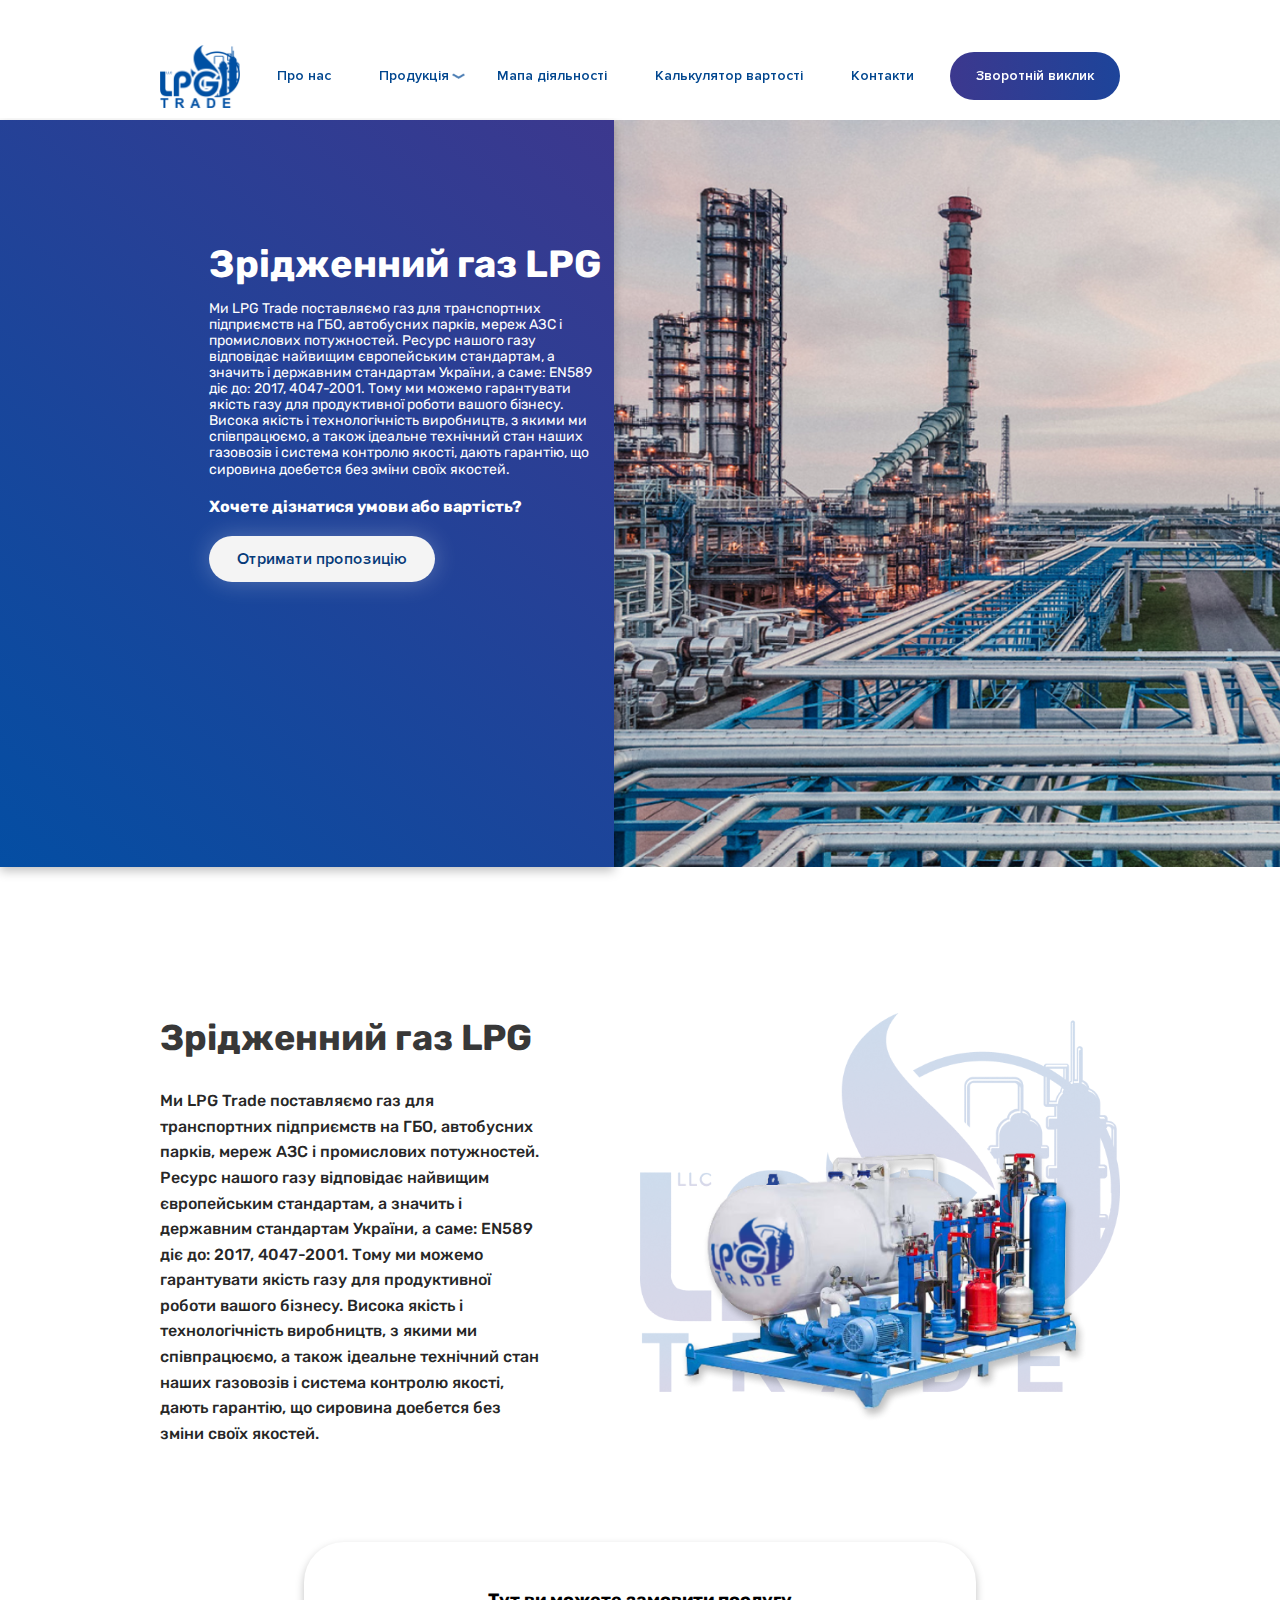
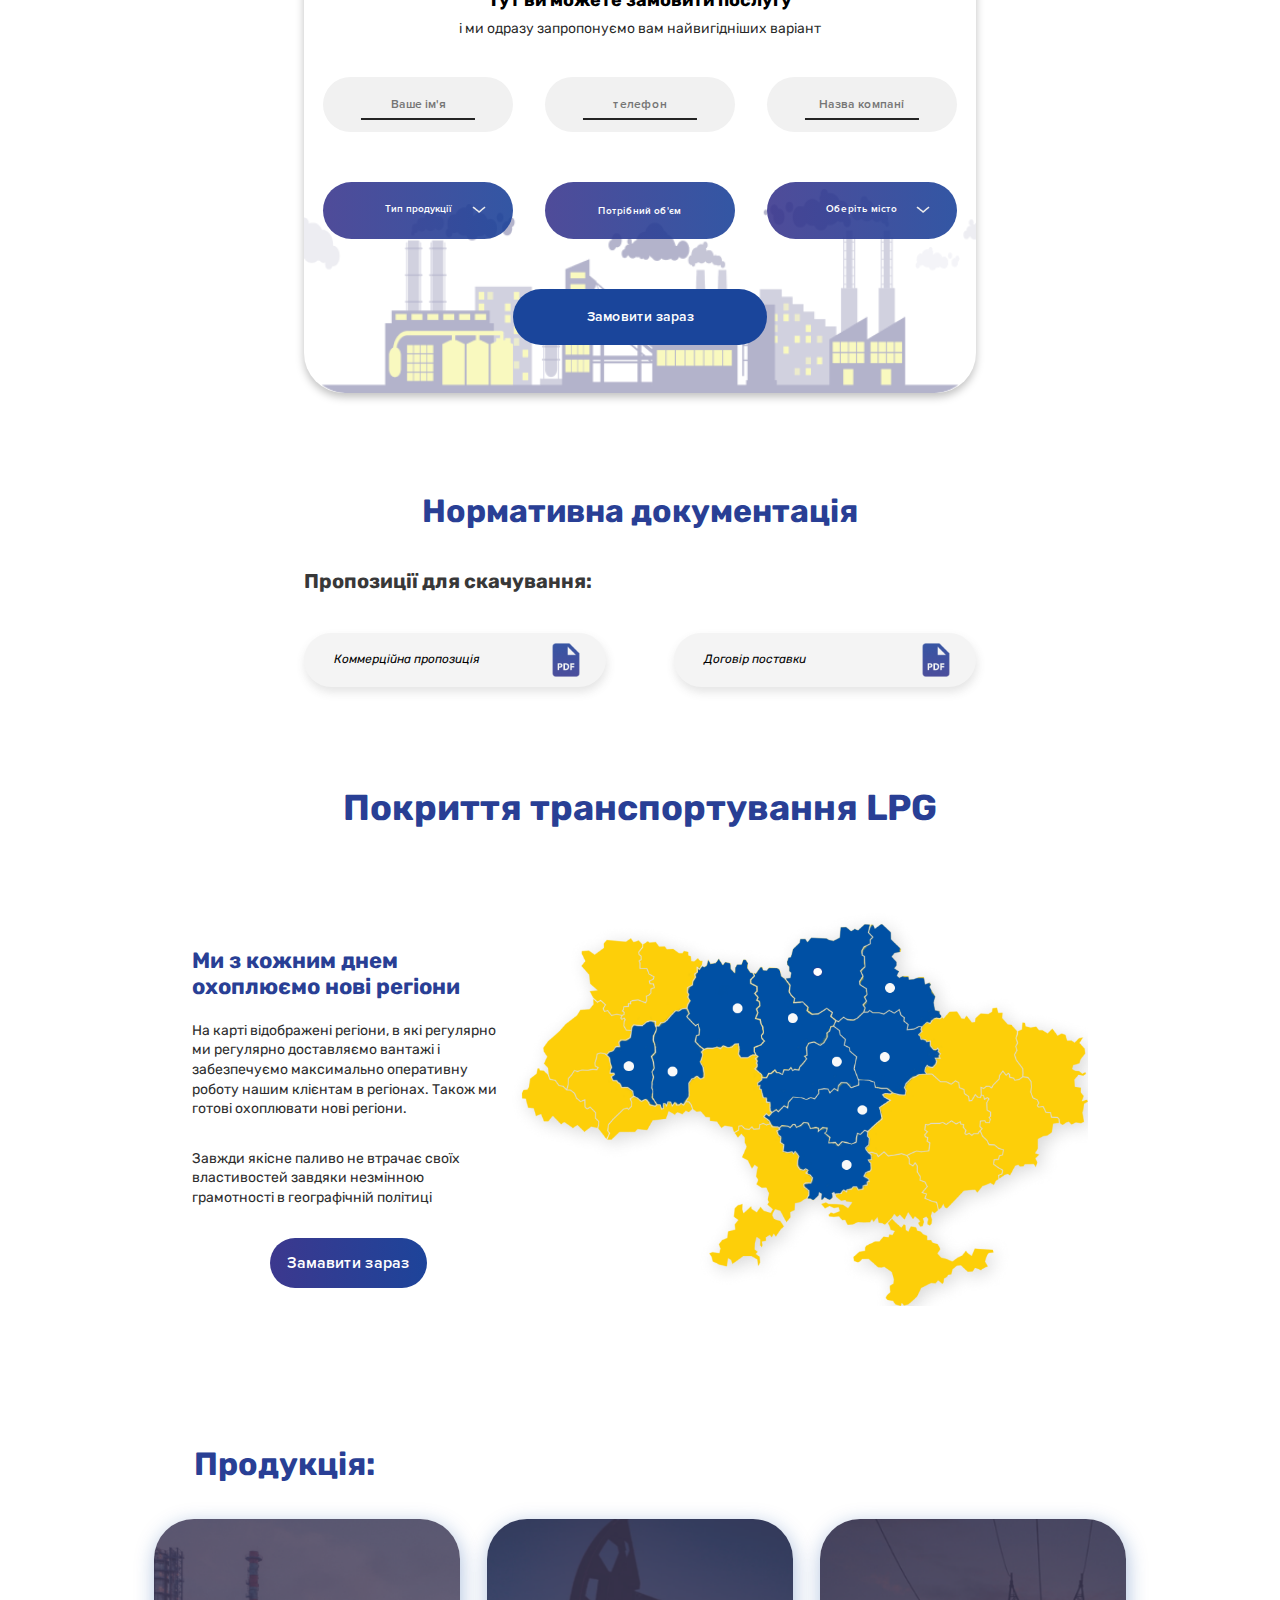
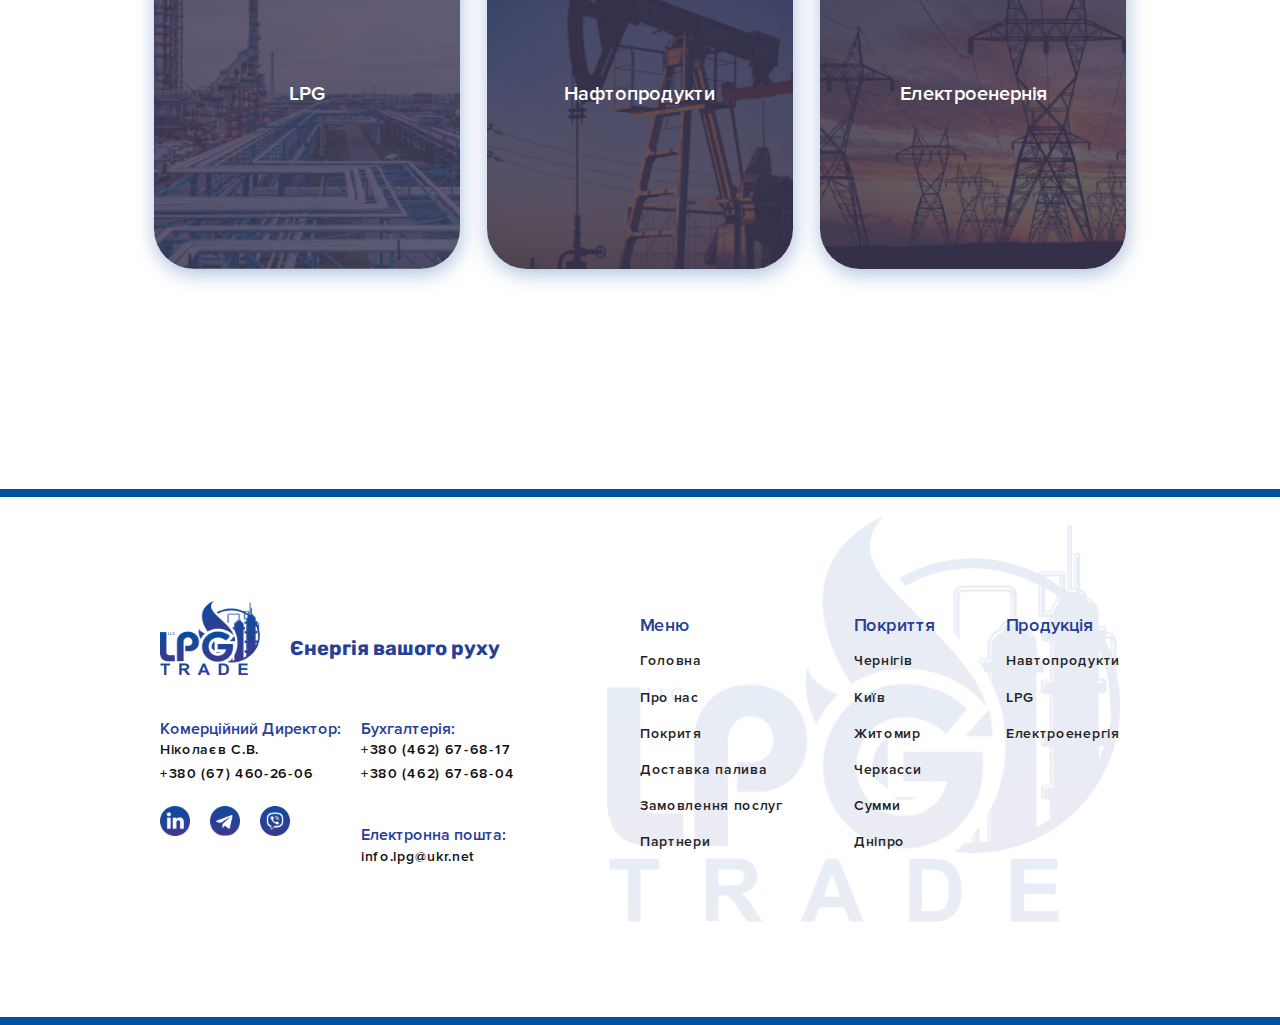
<file: lpg.html>
<!DOCTYPE html>
<html lang="en">

<head>
	<meta charset="UTF-8">
	<meta name="viewport" content="width=device-width, initial-scale=1.0">
	<title>LPG</title>
	<link href="https://fonts.googleapis.com/css?family=Rubik:300,300i,400,400i,500,500i,700,700i,900,900i&display=swap"
		rel="stylesheet">
	<link rel="stylesheet" href="css/normalize.css">
	<link rel="stylesheet" href="css/style.css">
	<link rel="stylesheet" href="css/media.css">
	<link rel="stylesheet" href="css/page.css">
</head>

<body class="container-max">
	<section class="header-wrapper">
        <header class="header container">
            <a href="index.html" class="logo">LPG</a>
            <nav class="nav js-nav">
                <span class="close">
                    <span class="close-icon"></span>
                </span>
                <a href="index.html#about-us" class="nav-item">Про нас</a>
                <div class="nav-item nav-item__activ">
                    Продукція
                    <div class="nav-list">
                        <a href="lpg.html" class="nav-list__item">LPG</a>
                        <a href="energy.html" class="nav-list__item">Електроенергія</a>
                        <a href="neft.html" class="nav-list__item">Нафтопродуція</a>
                    </div>
                </div>
                <a href="#activity" class="nav-item anchors">Мапа діяльності</a>
                <a href="#" class="nav-item anchors">Калькулятор вартості</a>
                <a href="#contacts" class="nav-item anchors">Контакти</a>
            </nav>
            <a href="#form-block" class="header-call anchors">Зворотній виклик</a>
            <div class="menu-icon js-menu-icon"></div>
        </header>
    </section>
	<section class="main">
		<div class="main-item">
			<div class="main-des">
				<h1 class="main-title">Зрідженний газ LPG</h1>
				<p class="main-text">
					Ми LPG Trade поставляємо газ для транспортних підприємств на ГБО, автобусних парків, мереж АЗС і промислових потужностей. Ресурс нашого газу відповідає найвищим європейським стандартам, а значить і державним стандартам України, а саме: ЕN589 діє до: 2017, 4047-2001. Тому ми можемо гарантувати якість газу для продуктивної роботи вашого бізнесу. Висока якість і технологічність виробництв, з якими ми співпрацюємо, а також ідеальне технічний стан наших газовозів і система контролю якості, дають гарантію, що сировина доебется без зміни своїх якостей.
				</p>
				<p class="main-list-title">Хочете дізнатися умови або вартість?</p>
				<a href="#" class="main-page-btn">Отримати пропозицію</a>
			</div>
		</div>
		<div class="main-img main-lpg-img"></div>
	</section>
	<section class="page-descriptions container">
		<div class="page-descriptions__item">
			<h2>Зрідженний газ LPG</h2>
			<p>Ми LPG Trade поставляємо газ для транспортних підприємств на ГБО, автобусних парків, мереж АЗС і промислових потужностей. Ресурс нашого газу відповідає найвищим європейським стандартам, а значить і державним стандартам України, а саме: ЕN589 діє до: 2017, 4047-2001. Тому ми можемо гарантувати якість газу для продуктивної роботи вашого бізнесу. Висока якість і технологічність виробництв, з якими ми співпрацюємо, а також ідеальне технічний стан наших газовозів і система контролю якості, дають гарантію, що сировина доебется без зміни своїх якостей.</p>
		</div>
		<img src="img/lpg/content-img.png" class="page-descriptions__img" alt="">
	</section>
	<section class="container">
		<form class="about-us-form page-form" id="form-block">
			<h3 class="about-us-form__title">Тут ви можете замовити послугу</h3>
			<p class="about-us-form__text">і ми одразу запропонуємо вам найвигідніших варіант</p>
			<div class="about-us-form-container page-form-container">
				<div class="form-div">
					<div class="style-imput">
						<input type="name" class="form-input" placeholder="Ваше ім'я">
					</div>
					<div class="style-imput">
						<input type="name" class="form-input" placeholder="телефон">
					</div>
					<div class="style-imput">
						<input type="name" class="form-input" placeholder="Назва компанії">
					</div>

				</div>
				<div class="form-div">
					<div class="style-select">
						<select class="selected-btn">
							<option selected>Тип продукції</option>
							<option value="">ГАЗ</option>
							<option value="">Бензин</option>
							<option value="">Дизель</option>
							<option value="">Електроенергія</option>
						</select>
					</div>
					<div class="style-select">
						<input type="text" class="style-select__input" name="" id="" placeholder="Потрібний об'єм">
					</div>
					<div class="style-select">
						<select class="selected-btn">
								<option selected>Оберіть місто</option>
								<option value="">Чернігів</option>
								<option value="">Київ</option>
								<option value="">Львів</option>
						</select>
					</div>
				</div>
			</div>
			<button type="submit" class="form-btn">Замовити зараз</button>
		</form>
	</section>
	<section class="documentation container">
		<h2 class="documentation-title">Нормативна документація</h2>
		<div class="documentation-content">
			<h3 class="documentation-content__title">Пропозиції для скачування:</h3>
			<div class="documentation-list">
				<a download href="documents/lpg/Martin-Trejd_.pdf" target="_blank" class="documentation-list__item pdf-icon">Коммерційна пропозиція</a>
				<a download href="documents/lpg/Dogovir-postachannya-Martin-Trejd.pdf" target="_blank" class="documentation-list__item pdf-icon">Договір поставки</a>
			</div>
		</div>
		<!-- <div class="documentation-content">
			<h3 class="documentation-content__title">Список посилань:</h3>
			<div class="documentation-list">
				<a href="#" class="documentation-list__link">Надання електроенергії</a>
				<a href="#" class="documentation-list__link">Надання електроенергії</a>
				<a href="#" class="documentation-list__link">Надання електроенергії</a>
				<a href="#" class="documentation-list__link">Надання електроенергії</a>
				<a href="#" class="documentation-list__link">Надання електроенергії</a>
				<a href="#" class="documentation-list__link">Надання електроенергії</a>
			</div>
		</div> -->
	</section>
	<section class="activity" id="activity">
        <h2 class="activity-title">Покриття транспортування LPG</h2>
        <div class="activity-list">
            <div class="activity-list__content">
                <h3 class="activity-content__title">Ми з кожним днем охоплюємо нові регіони</h3>
                <p class="activity-content__text">На карті відображені регіони, в які регулярно ми регулярно доставляємо вантажі і забезпечуємо максимально оперативну роботу нашим клієнтам в регіонах. Також ми готові охоплювати нові регіони.</p>
                <p class="activity-content__text">Завжди якісне паливо не втрачає своїх властивостей завдяки незмінною грамотності в географічній політиці</p>
                <a href="#form-block" class="activity-content__btn anchors">Замавити зараз</a>
            </div>
            <div class="activity-list__maps">
                <img src="img/activity/maps.png" class="activity-list__img" alt="">
                <div class="activity-chernigov">
                    <p class="activity-chernigov__title">Щоб дізнатися <br> терміни доставки в ваш регіон <br> уточніть інформацію у <br> регіонального менеджера.</p>
                    <p class="activity-chernigov__imfo">Дізнатися докладніше:</p>
                    <p class="activity-chernigov__imfo">+380 67 222 21 21</p>
                    <p class="activity-chernigov__imfo">Регіональний менеджер</p>
                </div>
            </div>
        </div>
    </section>
	<section class="products" id="products">
        <h2 class="products-title">Продукція:</h2>
        <ul class="products-list">
            <li class="products-list__item">
                <div class="products-list__img">
                    <img src="img/product/lpg.png" alt="">
                    <h3>LPG</h3>
                </div>
                <a href="lpg.html" class="products-list__content content-lpg">
                    <img src="img/product/lpg-icon.png" alt="">
                    <h3>LPG</h3>
                    <p>Компанія <span>LPG TRADE</span> – професіонал у сфері оптової реалізаціі нафтопродуктів та
                        скрапленного газу. Ми є надійним. </p>
                </a>
            </li>
            <li class="products-list__item">
                <div class="products-list__img">
                    <img src="img/product/petroleum-products.png" alt="">
                    <h3>Нафтопродукти</h3>
                </div>
                <a href="neft.html" class="products-list__content content-petroleum-products">
                    <img src="img/product/petroleum-products-icon.png" alt="">
                    <h3>Нафтопродукти</h3>
                    <p>Компанія <span>LPG TRADE</span> – професіонал у сфері оптової реалізаціі нафтопродуктів та
                        скрапленного газу. Ми є надійним. </p>
                </a>
            </li>
            <li class="products-list__item">
                <div class="products-list__img">
                    <img src="img/product/electricity.png" alt="">
                    <h3>Електроенернія</h3>
                </div>
                <a href="energy.html" class="products-list__content content-electricity">
                    <img src="img/product/electricity-icon.png" alt="">
                    <h3>Електроенернія</h3>
                    <p>Компанія <span>LPG TRADE</span> – професіонал у сфері оптової реалізаціі нафтопродуктів та
                        скрапленного газу. Ми є надійним. </p>
                </a>
            </li>
        </ul>
    </section>
	<footer class="footer-wrapper" id="contacts">
        <div class="footer container">
            <div class="footer-contact">
                <div class="foter-contacts-logo">
                    <img src="img/footer/footer-logo.png" alt="">
                    <h3>Єнергія вашого руху</h3>
                </div>
                <div class="foter-contacts-data">
                    <div class="foter-contacts-data__user">
                        <h3>Комерційний Директор:</h3>
                        <p>Ніколаєв С.В.</p>
                        <p>+380 (67) 460-26-06</p>
                        <div class="foter-contacts-social">
                            <a href="#" class="in">in</a>
                            <a href="#" class="telegram">telegram</a>
                            <a href="#" class="viber">instagram</a>
                        </div>
                    </div>
                    <div class="foter-contacts-number">
                        <div class="foter-contacts-number__info">
                            <h3>Бухгалтерія:</h3>
                            <p>+380 (462) 67-68-17</p>
                            <p>+380 (462) 67-68-04</p>
                        </div>
                        <div class="foter-contacts-number__info">
                            <h3>Електронна пошта:</h3>
                            <p>info.lpg@ukr.net</p>
                        </div>
                    </div>
                </div>
            </div>
            <div class="footer-navigation">
                <div class="footer-menu">
                    <h3 class="footer-menu__title">Меню</h3>
                    <div class="footer-nav">
                        <a href="index.html" class="footer-nav__item">Головна</a>
                        <a href="index.html#about-us" class="footer-nav__item anchors">Про нас</a>
                        <a href="#activity" class="footer-nav__item anchors">Покритя</a>
                        <a href="#" class="footer-nav__item">Доставка палива</a>
                        <a href="#form-block" class="footer-nav__item anchors">Замовлення послуг</a>
                        <a href="#" class="footer-nav__item">Партнери</a>
                    </div>
                </div>
                <div class="footer-coating">
                    <h3 class="footer-coating__title">Покриття</h3>
                    <div class="footer-coating-list">
                        <a href="#activity" class="footer-coating__item anchors">Чернігів</a>
                        <a href="#activity" class="footer-coating__item anchors">Київ</a>
                        <a href="#activity" class="footer-coating__item anchors">Житомир</a>
                        <a href="#activity" class="footer-coating__item anchors">Черкасси</a>
                        <a href="#activity" class="footer-coating__item anchors">Сумми</a>
                        <a href="#activity" class="footer-coating__item anchors">Дніпро</a>
                    </div>
                </div>
                <div class="footer-coating">
                    <h3 class="footer-product__title">Продукція</h3>
                    <div class="footer-product-list">
                        <a href="neft.html" class="footer-product__item">Навтопродукти</a>
                        <a href="lpg.html" class="footer-product__item">LPG</a>
                        <a href="energy.html" class="footer-product__item">Електроенергія</a>

                    </div>
                </div>
            </div>
            <div class="footer-desing-logo"></div>
        </div>
    </footer>
	<script src="scripts/index.js"></script>
    <script src="scripts/menu.js"></script>
    <script src="scripts/product.js"></script>
    <script src="scripts/anchors.js"></script>
    <script src="scripts/maps.js"></script>

</body>

</html>
</file>
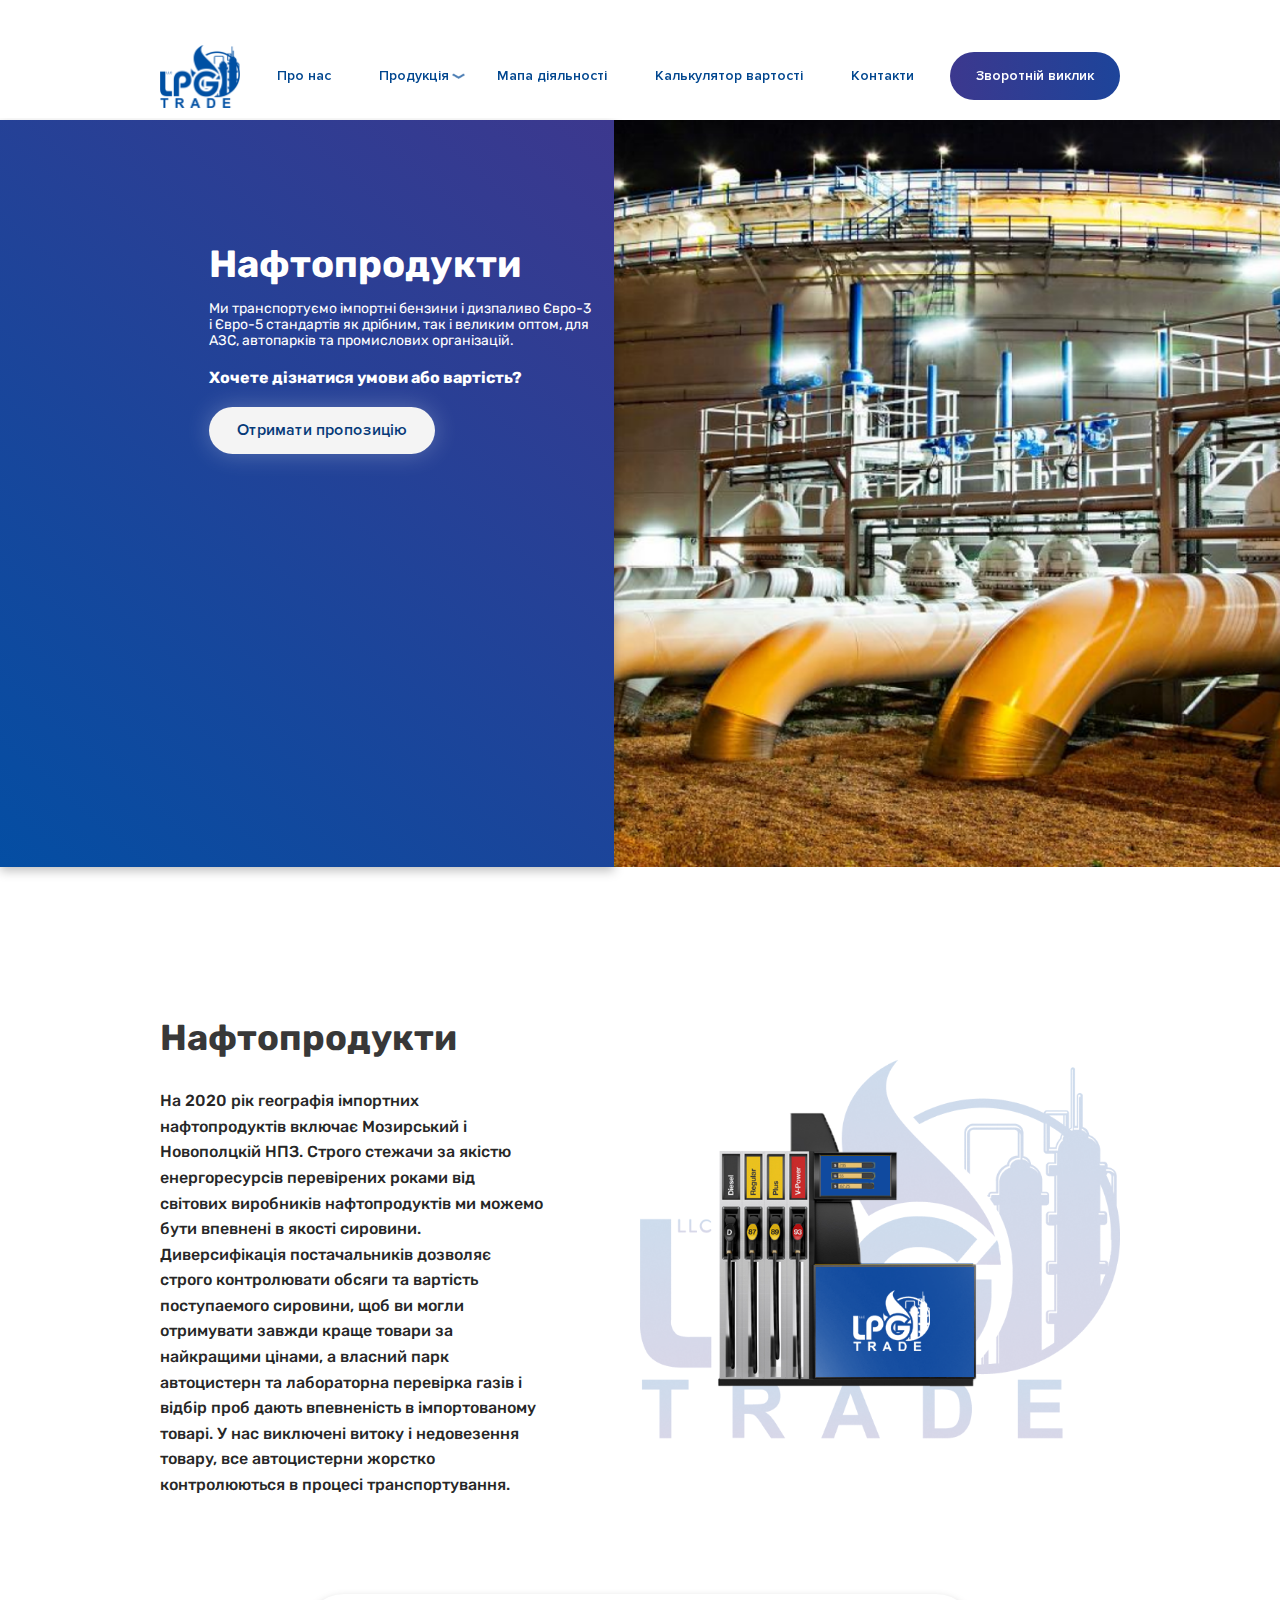
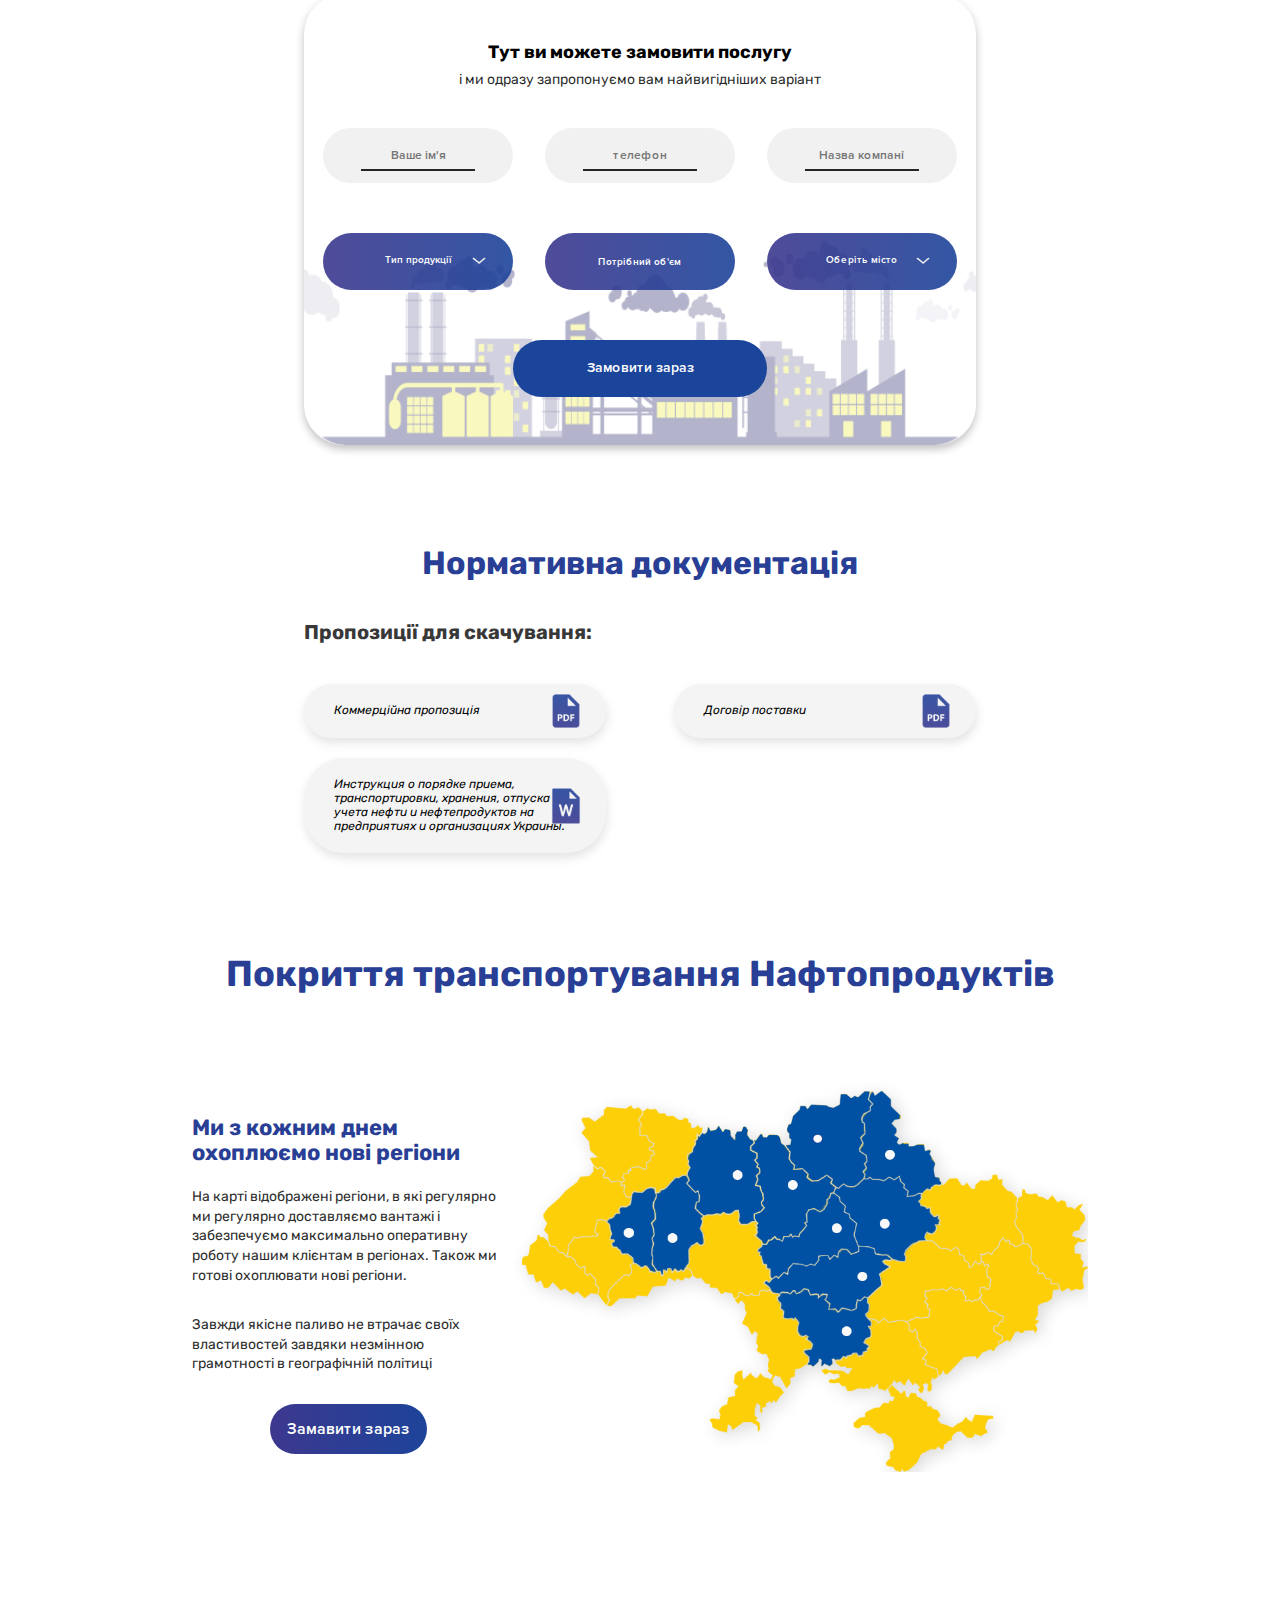
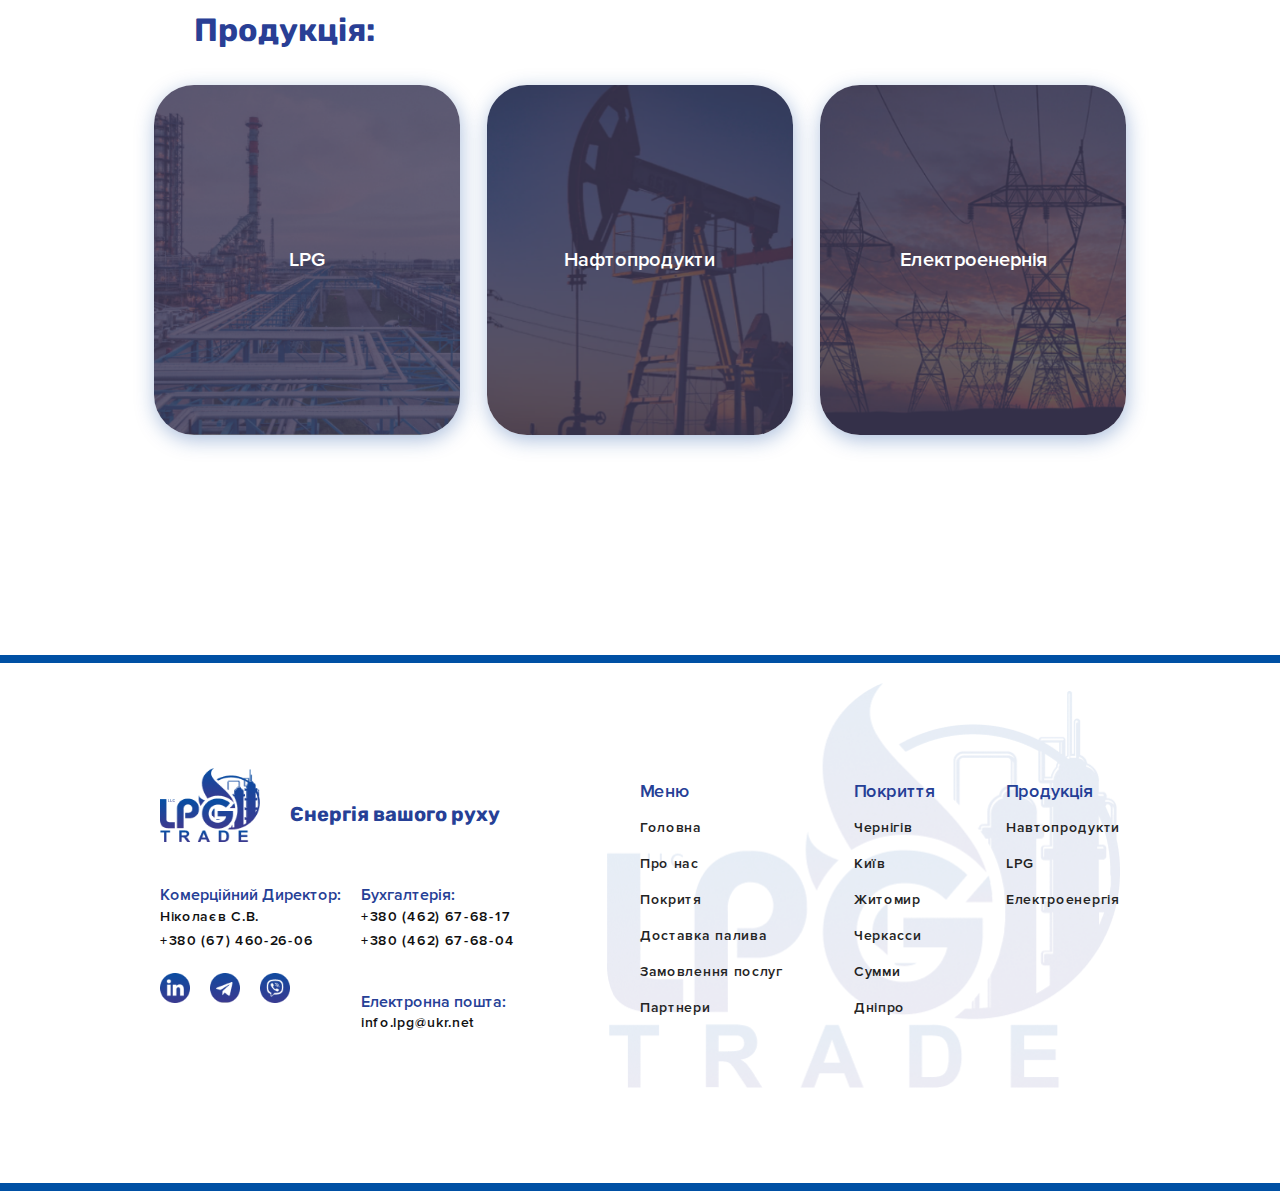
<file: neft.html>
<!DOCTYPE html>
<html lang="en">

<head>
	<meta charset="UTF-8">
	<meta name="viewport" content="width=device-width, initial-scale=1.0">
	<title>neft</title>
	<link href="https://fonts.googleapis.com/css?family=Rubik:300,300i,400,400i,500,500i,700,700i,900,900i&display=swap"
		rel="stylesheet">
	<link rel="stylesheet" href="css/normalize.css">
	<link rel="stylesheet" href="css/style.css">
	<link rel="stylesheet" href="css/media.css">
	<link rel="stylesheet" href="css/page.css">
</head>

<body class="container-max">
	<section class="header-wrapper">
        <header class="header container">
            <a href="index.html" class="logo">LPG</a>
            <nav class="nav js-nav">
                <span class="close">
                    <span class="close-icon"></span>
                </span>
                <a href="index.html#about-us" class="nav-item">Про нас</a>
                <div class="nav-item nav-item__activ">
                    Продукція
                    <div class="nav-list">
                        <a href="lpg.html" class="nav-list__item">LPG</a>
                        <a href="energy.html" class="nav-list__item">Електроенергія</a>
                        <a href="neft.html" class="nav-list__item">Нафтопродуція</a>
                    </div>
                </div>
                <a href="#activity" class="nav-item anchors">Мапа діяльності</a>
                <a href="#" class="nav-item anchors">Калькулятор вартості</a>
                <a href="#contacts" class="nav-item anchors">Контакти</a>
            </nav>
            <a href="#form-block" class="header-call anchors">Зворотній виклик</a>
            <div class="menu-icon js-menu-icon"></div>
        </header>
    </section>
	<section class="main">
		<div class="main-item">
			<div class="main-des">
				<h1 class="main-title">Нафтопродукти</h1>
				<p class="main-text">
					Ми транспортуємо імпортні бензини і дизпаливо Євро-3 і Євро-5 стандартів як дрібним, так і великим оптом, для АЗС, автопарків та промислових організацій. 
				</p>
				<p class="main-list-title">Хочете дізнатися умови або вартість?</p>
				<a href="#" class="main-page-btn">Отримати пропозицію</a>
			</div>
		</div>
		<div class="main-img main-neft-img"></div>
	</section>
	<section class="page-descriptions container">
		<div class="page-descriptions__item">
			<h2>Нафтопродукти</h2>
			<p>На 2020 рік географія імпортних нафтопродуктів включає Мозирський і Новополцкій НПЗ. Строго стежачи за якістю енергоресурсів перевірених роками від світових виробників нафтопродуктів ми можемо бути впевнені в якості сировини. Диверсифікація постачальників дозволяє строго контролювати обсяги та вартість поступаемого сировини, щоб ви могли отримувати завжди краще товари за найкращими цінами, а власний парк автоцистерн та лабораторна перевірка газів і відбір проб дають впевненість в імпортованому товарі. У нас виключені витоку і недовезення товару, все автоцистерни жорстко контролюються в процесі транспортування.</p>
		</div>
		<img src="img/neft/negt-content.png" class="page-descriptions__img" alt="">
	</section>
	<section class="container">
		<form class="about-us-form page-form" id="form-block">
			<h3 class="about-us-form__title">Тут ви можете замовити послугу</h3>
			<p class="about-us-form__text">і ми одразу запропонуємо вам найвигідніших варіант</p>
			<div class="about-us-form-container page-form-container">
				<div class="form-div">
					<div class="style-imput">
						<input type="name" class="form-input" placeholder="Ваше ім'я">
					</div>
					<div class="style-imput">
						<input type="name" class="form-input" placeholder="телефон">
					</div>
					<div class="style-imput">
						<input type="name" class="form-input" placeholder="Назва компанії">
					</div>

				</div>
				<div class="form-div">
					<div class="style-select">
						<select class="selected-btn">
							<option selected>Тип продукції</option>
							<option value="">ГАЗ</option>
							<option value="">Бензин</option>
							<option value="">Дизель</option>
							<option value="">Електроенергія</option>
						</select>
					</div>
					<div class="style-select">
						<input type="text" class="style-select__input" name="" id="" placeholder="Потрібний об'єм">
					</div>
					<div class="style-select">
						<select class="selected-btn">
								<option selected>Оберіть місто</option>
								<option value="">Чернігів</option>
								<option value="">Київ</option>
								<option value="">Львів</option>
						</select>
					</div>
				</div>
			</div>
			<button type="submit" class="form-btn">Замовити зараз</button>
		</form>
	</section>
	<section class="documentation container">
		<h2 class="documentation-title">Нормативна документація</h2>
		<div class="documentation-content">
			<h3 class="documentation-content__title">Пропозиції для скачування:</h3>
			<div class="documentation-list">
				<a href="documents/neft/Martin-Trejd_.pdf" class="documentation-list__item pdf-icon" download>Коммерційна пропозиція</a>
				<a href="documents/neft/Dogovir-postachannya-Martin-Trejd.pdf" class="documentation-list__item pdf-icon" download>Договір поставки</a>
				<a href="documents/neft/Instrukcziya-z-oblku-naftoproduktiv-1.doc" class="documentation-list__item word-icon" download>Инструкция о порядке приема, транспортировки, хранения, отпуска и учета нефти и нефтепродуктов на предприятиях и организациях Украины.</a>
			</div>
		</div>
		<!-- <div class="documentation-content">
			<h3 class="documentation-content__title">Список посилань:</h3>
			<div class="documentation-list">
				<a href="#" class="documentation-list__link">Надання електроенергії</a>
				<a href="#" class="documentation-list__link">Надання електроенергії</a>
				<a href="#" class="documentation-list__link">Надання електроенергії</a>
				<a href="#" class="documentation-list__link">Надання електроенергії</a>
				<a href="#" class="documentation-list__link">Надання електроенергії</a>
				<a href="#" class="documentation-list__link">Надання електроенергії</a>
			</div>
		</div> -->
	</section>
	<section class="activity" id="activity">
        <h2 class="activity-title">Покриття транспортування Нафтопродуктів</h2>
        <div class="activity-list">
            <div class="activity-list__content">
                <h3 class="activity-content__title">Ми з кожним днем охоплюємо нові регіони</h3>
                <p class="activity-content__text">На карті відображені регіони, в які регулярно ми регулярно доставляємо вантажі і забезпечуємо максимально оперативну роботу нашим клієнтам в регіонах. Також ми готові охоплювати нові регіони.</p>
                <p class="activity-content__text">Завжди якісне паливо не втрачає своїх властивостей завдяки незмінною грамотності в географічній політиці</p>
                <a href="#form-block" class="activity-content__btn anchors">Замавити зараз</a>
            </div>
            <div class="activity-list__maps">
                <img src="img/activity/maps.png" class="activity-list__img" alt="">
                <div class="activity-chernigov">
                    <p class="activity-chernigov__title">Щоб дізнатися <br> терміни доставки в ваш регіон <br> уточніть інформацію у <br> регіонального менеджера.</p>
                    <p class="activity-chernigov__imfo">Дізнатися докладніше:</p>
                    <p class="activity-chernigov__imfo">+380 67 222 21 21</p>
                    <p class="activity-chernigov__imfo">Регіональний менеджер</p>
                </div>
            </div>
        </div>
    </section>
	<section class="products" id="products">
        <h2 class="products-title">Продукція:</h2>
        <ul class="products-list">
            <li class="products-list__item">
                <div class="products-list__img">
                    <img src="img/product/lpg.png" alt="">
                    <h3>LPG</h3>
                </div>
                <a href="lpg.html" class="products-list__content content-lpg">
                    <img src="img/product/lpg-icon.png" alt="">
                    <h3>LPG</h3>
                    <p>Компанія <span>LPG TRADE</span> – професіонал у сфері оптової реалізаціі нафтопродуктів та
                        скрапленного газу. Ми є надійним. </p>
                </a>
            </li>
            <li class="products-list__item">
                <div class="products-list__img">
                    <img src="img/product/petroleum-products.png" alt="">
                    <h3>Нафтопродукти</h3>
                </div>
                <a href="neft.html" class="products-list__content content-petroleum-products">
                    <img src="img/product/petroleum-products-icon.png" alt="">
                    <h3>Нафтопродукти</h3>
                    <p>Компанія <span>LPG TRADE</span> – професіонал у сфері оптової реалізаціі нафтопродуктів та
                        скрапленного газу. Ми є надійним. </p>
                </a>
            </li>
            <li class="products-list__item">
                <div class="products-list__img">
                    <img src="img/product/electricity.png" alt="">
                    <h3>Електроенернія</h3>
                </div>
                <a href="energy.html" class="products-list__content content-electricity">
                    <img src="img/product/electricity-icon.png" alt="">
                    <h3>Електроенернія</h3>
                    <p>Компанія <span>LPG TRADE</span> – професіонал у сфері оптової реалізаціі нафтопродуктів та
                        скрапленного газу. Ми є надійним. </p>
                </a>
            </li>
        </ul>
    </section>
	<footer class="footer-wrapper" id="contacts">
        <div class="footer container">
            <div class="footer-contact">
                <div class="foter-contacts-logo">
                    <img src="img/footer/footer-logo.png" alt="">
                    <h3>Єнергія вашого руху</h3>
                </div>
                <div class="foter-contacts-data">
                    <div class="foter-contacts-data__user">
                        <h3>Комерційний Директор:</h3>
                        <p>Ніколаєв С.В.</p>
                        <p>+380 (67) 460-26-06</p>
                        <div class="foter-contacts-social">
                            <a href="#" class="in">in</a>
                            <a href="#" class="telegram">telegram</a>
                            <a href="#" class="viber">instagram</a>
                        </div>
                    </div>
                    <div class="foter-contacts-number">
                        <div class="foter-contacts-number__info">
                            <h3>Бухгалтерія:</h3>
                            <p>+380 (462) 67-68-17</p>
                            <p>+380 (462) 67-68-04</p>
                        </div>
                        <div class="foter-contacts-number__info">
                            <h3>Електронна пошта:</h3>
                            <p>info.lpg@ukr.net</p>
                        </div>
                    </div>
                </div>
            </div>
            <div class="footer-navigation">
                <div class="footer-menu">
                    <h3 class="footer-menu__title">Меню</h3>
                    <div class="footer-nav">
                        <a href="index.html" class="footer-nav__item">Головна</a>
                        <a href="index.html#about-us" class="footer-nav__item anchors">Про нас</a>
                        <a href="#activity" class="footer-nav__item anchors">Покритя</a>
                        <a href="#" class="footer-nav__item">Доставка палива</a>
                        <a href="#form-block" class="footer-nav__item anchors">Замовлення послуг</a>
                        <a href="#" class="footer-nav__item">Партнери</a>
                    </div>
                </div>
                <div class="footer-coating">
                    <h3 class="footer-coating__title">Покриття</h3>
                    <div class="footer-coating-list">
                        <a href="#activity" class="footer-coating__item anchors">Чернігів</a>
                        <a href="#activity" class="footer-coating__item anchors">Київ</a>
                        <a href="#activity" class="footer-coating__item anchors">Житомир</a>
                        <a href="#activity" class="footer-coating__item anchors">Черкасси</a>
                        <a href="#activity" class="footer-coating__item anchors">Сумми</a>
                        <a href="#activity" class="footer-coating__item anchors">Дніпро</a>
                    </div>
                </div>
                <div class="footer-coating">
                    <h3 class="footer-product__title">Продукція</h3>
                    <div class="footer-product-list">
                        <a href="neft.html" class="footer-product__item">Навтопродукти</a>
                        <a href="lpg.html" class="footer-product__item">LPG</a>
                        <a href="energy.html" class="footer-product__item">Електроенергія</a>

                    </div>
                </div>
            </div>
            <div class="footer-desing-logo"></div>
        </div>
    </footer>
    <script src="scripts/index.js"></script>
    <script src="scripts/menu.js"></script>
    <script src="scripts/product.js"></script>
    <script src="scripts/anchors.js"></script>
    <script src="scripts/maps.js"></script>

</body>

</html>
</file>
<file: css/style.css>
@import './header.css';
@import './main.css';
@import './fonts.css';
@import './gradient-block.css';
@import './activity.css';
@import './products-company.css';
@import './footer.css';


.container {
    width: 75%;
    margin: 0 auto;
}
</file>
<file: css/media.css>
@media (min-width: 2000px) {
    .header,
    .container-max {
        max-width: 2000px;
        margin: 0 auto;
    }
    .header {
        justify-content: space-around;
    }
    .main-item,
    .main-img {
        max-height: 960px;
    }
}
@media (min-width: 1600px) { 
    .nav-item {
        font-size: 18px;
        padding: 14px 34px
    }
    .nav-item::before {
        height: 3px;
    }
    .main-title {
        font-size: 48px;
    }
    .about-us-title {
        font-size: 36px;
    }
    .about-us-list__text {
        font-size: 18px;
        line-height: 1.6;
    }
    .profitably-list__title,
    .about-us-form__title {
        font-size: 20px;
    }
    .style-select__input,
    .about-us-form__text,
    .form-btn,
    .selected-btn,
    .main-text,
    .form-input {
        font-size: 16px;
    }
    .profitably-box__item h3 {
        font-size: 14px;
    }
    .company-title,
    .activity-title {
        font-size: 42px;
    }
    .activity-content__title {
        font-size: 24px;
    }
    .activity-chernigov__title {
        font-size: 14px;
    }
    .activity-content__text {
        line-height: 1.6;
        font-size: 18px;
    }
    .activity-chernigov__imfo,
    .activity-chernigov__text {
        font-size: 12px;
        line-height: 1.4;
    }
    .products {
        width: 66%;
    }
    .company-list-content h3 {
        font-size: 32px;
    }
    .activity-content__btn,
    .foter-contacts-number__info h3,
    .company-list-content p {
        font-size: 20px;
    }
    .foter-contacts-logo img {
        width: 126px;
        height: 100px;
    }
    .foter-contacts-logo h3 {
        font-size: 28px;
    }
    .foter-contacts-data__user {
        margin-right: 40px;
    }
    .foter-contacts-data__user h3 {
        font-size: 20px;
    }
    .foter-contacts-number__info p,
    .foter-contacts-data__user p {
        font-size: 18px;
        padding: 8px 0 0 0;
    }
    .in,
    .telegram,
    .viber {
        width: 40px;
        height: 40px;
    }
    .footer-product__title,
    .footer-coating__title,
    .footer-menu__title {
        font-size: 22px;
    }
    .profitably-des-item,
    .header-call,
    .main-list-title,
    .footer-product__item,
    .footer-coating__item,
    .footer-nav__item {
        font-size: 18px;
    }
 }
@media (max-width: 1240px) {
    .container-max {
        max-width: 545px;
        margin: 0 auto;
    }
    .container {
        width: 90%;
    }
    .header-wrapper {
        position: static;
    }
    .nav {
        position: fixed;
        right: 0;
        top: 0;
        width: 80%;
        height: 100vh;
        transform: translateX(100%);
        background-color: #ffffff;
        flex-direction: column;
        align-items: flex-start;
        justify-content: flex-start;
        padding: 60px 40px 20px 40px;
        box-sizing: border-box;
        -webkit-box-shadow: -2px 0px 10px 1px rgba(0,0,0,0.54);
        -moz-box-shadow: -2px 0px 10px 1px rgba(0,0,0,0.54);
        box-shadow: -2px 0px 10px 1px rgba(0,0,0,0.54);
        z-index: 999;
        opacity: 0;
        overflow: hidden;
        transition: all 0.6s;
    }
    .show-menu {
        transform: translateX(0);
        opacity: 1;
        overflow: visible;
    }
    .close {
        position: absolute;
        left: -50px;
        top: 10px;
        width: 60px;
        height: 60px;
        font-weight: bold;
        background-color: rgb(4, 78, 163);
        -webkit-box-shadow: -1px 2px 10px 1px rgba(0,0,0,0.54);
        -moz-box-shadow: -1px 2px 10px 1px rgba(0,0,0,0.54);
        box-shadow: -1px 2px 10px 1px rgba(0,0,0,0.54);
    }
    .close-icon {
        position: absolute;
        left: 50%;
        top: 50%;
        transform: translate(-50%,-50%);
        width: 30px;
        height: 30px;
        background-image: url(../img/close.png);
        background-repeat: no-repeat;
        background-size: contain;
        background-position: center;
    }
    .nav-item {
        width: 100%;
        font-size: 18px;
        padding: 20px 0;
        border-bottom: 2px solid rgba(4, 78, 163,0.4);
    }
    .nav-item:focus::before,
    .nav-item:hover::before {
        opacity: 0;
        width: 0;
        overflow: hidden;
    }
    .nav-item:last-child {
        border-bottom: 0;
    }
    .nav-list {
        position: static;
        transform: translateX(0);
        box-shadow: none;
    }
    .nav-item__activ::after {
        right: 50%;
        top: 28px;
        transform: translateY(0);
    }
    .nav-list__activ {
        padding: 0 0 0 20px;
    }
    .header-call {
        display: none;
    }
    .menu-icon {
        display: block;
        width: 60px;
        height: 50px;
        background-image: url(../img/menu.png);
        background-repeat: no-repeat;
        background-size: contain;
        background-position: center;
    }
    .main {
        margin-top: 0;
        flex-direction: column-reverse;
    }
    .main-img,
    .main-item {
        width: 100%;
    }
    .main-img {
        height: 320px;
        min-height: 260px;
        background-position: center;
        background-size: cover;
        background-repeat: no-repeat;
    }
    .main-item {
        height: auto;
        min-height: 380px;
        justify-content: flex-start;
    }
    .main-des {
        width: 90%;
        margin: 0 auto;
    }
    .main-title {
        font-size: 32px;
        padding: 20px 0 10px 0;
    }
    .main-text {
        font-size: 16px;
    }
    .main-list-title {
        display: none;
    }
    .main-list__item {
        width: 90%;
    }
    .electric:hover,
    .gaz:hover,
    .oil:hover {
        width: 100%;
    }
    .gradient-wrapper {
        background-image: none
    }
    .about-us-title {
        font-size: 28px;
        margin-bottom: 40px;
    }
    .about-us-list {
        flex-direction: column;
        margin-bottom: 40px;
    }
    .about-us-list__item {
        width: 100%;
        margin-right: 0;
    }
    .about-us-list__text {
        text-align: center;
    }
    .about-us-form {
        width: 100%;
        height: auto;
        padding: 10% 2%;
    }
    .about-us-form-container {
        flex-direction: column;
        align-items: center;
        margin-bottom: 20px;
    }
    .form-div {
        width: 70%;
        margin-bottom: 0;
    }
    .style-select,
    .style-imput {
        width: 100%;
        margin-bottom: 20px;
    }
    .form-btn {
        width: 70%;
    }
    .about-us-form__text {
        font-size: 16px;
    }
    .profitably-list {
        flex-direction: column;
        margin-bottom: 40px;
        padding-bottom: 460px;
    }
    .profitably-list__item {
        width: 100%;
    }
    .profitably-list__title {
        text-align: center;
        margin-bottom: 40px;
    }
    .profitably-box {
        position: absolute;
        width: 100%;
        left: 0;
        bottom: 20px;
        width: 100%;
        padding: 10px;
        box-sizing: border-box;
        background-color: rgba(211, 211, 211, 0.4);
    }
    .profitably-box__contract {
        top: 10%;
        left: 15%;
        transform: translateX(0);
    }
    .profitably-box__fleet {
        top: 50%;
        left: 15%;
        transform: translateY(0);
    }
    .profitably-box__forward {
        top: 75%;
        left: 55%;
        transform: translateY(-50%);
    }
    .profitably-box__enterprises {
        top: 25%;
        right: 15%;
        transform: translateY(0);
    }
    .next-contract {
        top: 25%;
        left: 55%;
    }
    .next-forward {
        top: 47%;
        left: 38%;
        transform: rotate(150deg);
    }
    .next-enterprises {
        bottom: 30%;
        right: 37%;
        transform: rotate(30deg); 
    }
    .next-fleet {
        display: none;
    }
    .activity {
        width: 100%;
    }
    .activity-title {
        font-size: 24px;
        margin-bottom: 20px;
    }
    .activity-list {
        flex-direction: column;
        margin-bottom: 40px;
    }
    .activity-list__content {
        width: 90%;
        margin: 0 auto;
        margin-bottom: 80px;
    }
    .activity-content__title {
        font-size: 16px;
    }
    .activity-list__maps {
        width: 100%;
        height: auto;
        overflow-x: scroll;
        overflow-y: hidden;
    }
    .activity-chernigov {
        /* display: none; */
        left: 10%;
        top: 60%;
        width: 50%;
    }
    .activity-list__img {
        width: 720px;
        overflow-x: scroll;
    }
    .products {
        width: 90%;
        margin-bottom: 40px;
    }
    .products-title {
        font-size: 28px;
        text-align: center;
        padding: 0 0 20px 0;
    }
    .products-list {
        flex-direction: column;
    }
    .products-list__item {
        width: 100%;
    }
    .company-list {
        flex-direction: column;
        margin-bottom: 40px;
    }
    .company-list-content {
        width: 100%;
    }
    .company-list-img {
        width: 90%;
    }
    .footer {
        padding: 30px 0;
        height: auto;
        flex-direction: column;
    }
    .foter-contact {
        position: relative;
    }
    .foter-contacts-data {
        position: relative;
        flex-direction: column;
        padding-bottom: 80px;
    }
    .foter-contacts-number__info,
    .foter-contacts-data__user {
        margin-bottom: 20px;
    }
    .foter-contacts-social {
        position: absolute;
        bottom: 10px;
        left: 0;
        width: 100%;
        height: 50px;
        justify-content: space-around;
    }
    .foter-contacts-social a {
        width: 50px;
        height: 50px;
    }
    .footer-navigation {
        width: 100%;
        flex-wrap: wrap;
        justify-content: space-around;
        padding-top: 50px;
    }
    .footer-coating,
    .footer-coating,
    .footer-menu {
        width: 40%;
        text-align: center;
    }
    .footer-desing-logo {
        right: 0;
        top: 140px;
        width: 904px;
        height: 700px;
    }
}
</file>
<file: css/page.css>
.main-lpg-img {
    background-image: url(../img/lpg/main-img.png);
}
.main-neft-img {
    background-image: url(../img/neft/neft-page.png);
}
.main-energy-img {
    background-image: url(../img/energy/energy-main.jpg);
}
.main-page-btn {
    display: block;
    text-align: center;
    width: 186px;
    text-decoration: none;
    color: #063A79;
    padding: 14px 20px;
    font-family: 'Proxima Nova Lt';
    background: linear-gradient(0deg, #F4F4F4, #F4F4F4), linear-gradient(270deg, #1D449A 0%, #3C388E 100%);
    box-shadow: 0px 0px 25px rgba(255, 255, 255, 0.25);
    border-radius: 45px;
}
.page-descriptions {
    display: flex;
    justify-content: space-between;
    align-items: center;
    margin-bottom: 80px;
}
.page-descriptions__item {
    width: 40%;
}
.page-descriptions__item h2 {
    font-weight: bold;
    font-size: 36px;
    color: #383838;
    font-family: 'Rubik', sans-serif;
}
.page-descriptions__item P {
    font-size: 16px;
    font-family: 'Rubik', sans-serif;
    line-height: 1.6;
    font-weight: 500;
    color: rgba(0, 0, 0, 0.85);

}
.page-descriptions__img {
    display: block;
    width: 50%;
}
.page-form {
    width: 70%;
    height: auto;
    margin: 0 auto;
    margin-bottom: 100px;
}
.page-form-container {
    flex-direction: column;
}
.form-div {
    width: 100%;
    display: flex;
    justify-content: space-between;
}
.style-imput {
    width: 30%;
}
.style-select {
    width: 30%;
}
.documentation {
    margin-bottom: 80px;
}
.documentation-title {
    font-size: 32px;
    font-family: 'Rubik', sans-serif;
    text-align: center;
    color: #293F95;
    margin-bottom: 40px;
}
.documentation-content {
    width: 70%;
    margin: 0 auto;
    margin-bottom: 40px;
}
.documentation-content__title {
    font-family: 'Rubik', sans-serif;
    font-weight: bold;
    font-size: 20px;
    margin-bottom: 40px;
    color: #383838;
}
.documentation-list {
    display: flex;
    justify-content: space-between;
    flex-wrap: wrap;
}
.documentation-list__item {
    display: block;
    width: 45%;
    font-family: 'Rubik', sans-serif;
    font-weight: 400;
    font-style: italic;
    color: #000;
    font-size: 12px;
    text-decoration: none;
    padding: 20px 40px 20px 30px;
    background: #F4F4F4;
    box-shadow: 1px 5px 10px rgba(73, 73, 73, 0.15);
    border-radius: 40px;
    margin-bottom: 20px;
    transition: all 0.4s;
    box-sizing: border-box;
}
.documentation-list__item:hover {
    box-shadow: 1px 5px 20px rgba(0, 102, 255, 0.4);
}
.pdf-icon,
.word-icon {
    position: relative;
}
.word-icon::before,
.pdf-icon::before {
    position: absolute;
    content: "";
    right: 20px;
    top: 50%;
    transform: translateY(-50%);
    width: 40px;
    height: 40px;
    background-size: contain;
    background-repeat: no-repeat;
    background-position: center;
}
.word-icon::before {
    background-image: url(../img/lpg/word.png);
}
.pdf-icon::before {
    background-image: url(../img/lpg/pdf.png);
}
.documentation-list__link {
    position: relative;
    display: flex;
    align-items: center;
    width: 42%;
    height: 160px;
    padding: 20px 10px 20px 50px;
    font-family: 'Rubik', sans-serif;
    font-style: italic;
    font-weight: normal;
    font-size: 12px;
    text-decoration: none;
    color: #2F2F2F;
    border: 1px solid #3D52A0;
    box-sizing: border-box;
    margin-bottom: 20px;
    transition: all 0.3s;
}
.documentation-list__link::after {
    position: absolute;
    content: "";
    width: 28px;
    height: 28px;
    right: 20px;
    top: 50%;
    transform: translateY(-50%);
    background-image: url(../img/lpg/hover/arrow-hover.png);
    background-repeat: no-repeat;
    background-size: contain;
    background-position: center;
    transition: all 0.4s;
    opacity: 0;
}
.documentation-list__link:hover::after {
    opacity: 1;
}
.documentation-list__link::before {
    position: absolute;
    content: "";
    width: 31px;
    height: 37px;
    left: 10px;
    top: 50%;
    transform: translateY(-50%);
    background-image: url(../img/lpg/link.png);
    background-repeat: no-repeat;
    background-size: contain;
    background-position: center;
    transition: all 0.4s;
}
.documentation-list__link:hover::before {
    background-image: url(../img/lpg/hover/link-hover.png);
}
.documentation-list__link:hover {
    width: 50%;
    color: #ffffff;
    padding: 20px 50px 20px 50px;
    background: #3855A3;
    border: 1px solid #A3A3A3;
}
@media (min-width: 1600px) {
    .main-page-btn {
        width: 210px;
        padding: 18px 20px;
        font-size: 18px;
    }
    .page-descriptions__item h2 {
        font-size: 48px;
    }
    .page-descriptions__item p {
        font-size: 18px;
    }
    .page-form,
    .documentation {
        margin-bottom: 120px;
    }
    .documentation-title {
        font-size: 42px;
        margin-bottom: 80px;
    }
    .documentation-content__title {
        font-size: 24px;
        margin-bottom: 60px;
    }
    .documentation-list__item {
        padding: 30px 20px 30px 40px;
        font-size: 16px;
        margin-bottom: 30px;
    }
    .documentation-list__link {
        padding: 30px 40px 30px 60px;
        font-size: 16px;
        margin-bottom: 30px;
    }
    .documentation-list__link::before {
        left: 20px;
    }

}
@media (max-width: 1240px) {
    .main-page-btn {
        margin: 0 auto;
        margin-bottom: 40px;
    }
    .page-descriptions {
        flex-direction: column;
        justify-content: center;
    }
    .page-descriptions__item {
        width: 90%;
        margin-bottom: 20px;
    }
    .page-descriptions__item h2 {
        text-align: center;
        font-size: 28px;
    }
    .page-descriptions__item p {
        text-align: center;
    }
    .page-descriptions__img {
        width: 90%;
    }
    .page-form {
        width: 100%;
    }
    .form-div {
        width: 70%;
        flex-direction: column;
    
    }
    .style-select,
    .style-imput {
        width: 100%;
        margin-bottom: 20px;
    }
    .documentation-title {
        font-size: 24px;
    }
    .documentation-content {
        width: 100%;
    }
    .documentation-list {
        flex-direction: column;
    }
    .documentation-list__item {
        width: 100%;
        box-sizing: border-box;
        font-size: 14px;
        padding: 24px 70px 24px 30px;   
    }
    .documentation-list__link {
        width: 100%;
        height: auto;
        padding-right: 40px;
    }
    .documentation-list__link:hover {
        width: 100%;
    }
}
</file>
